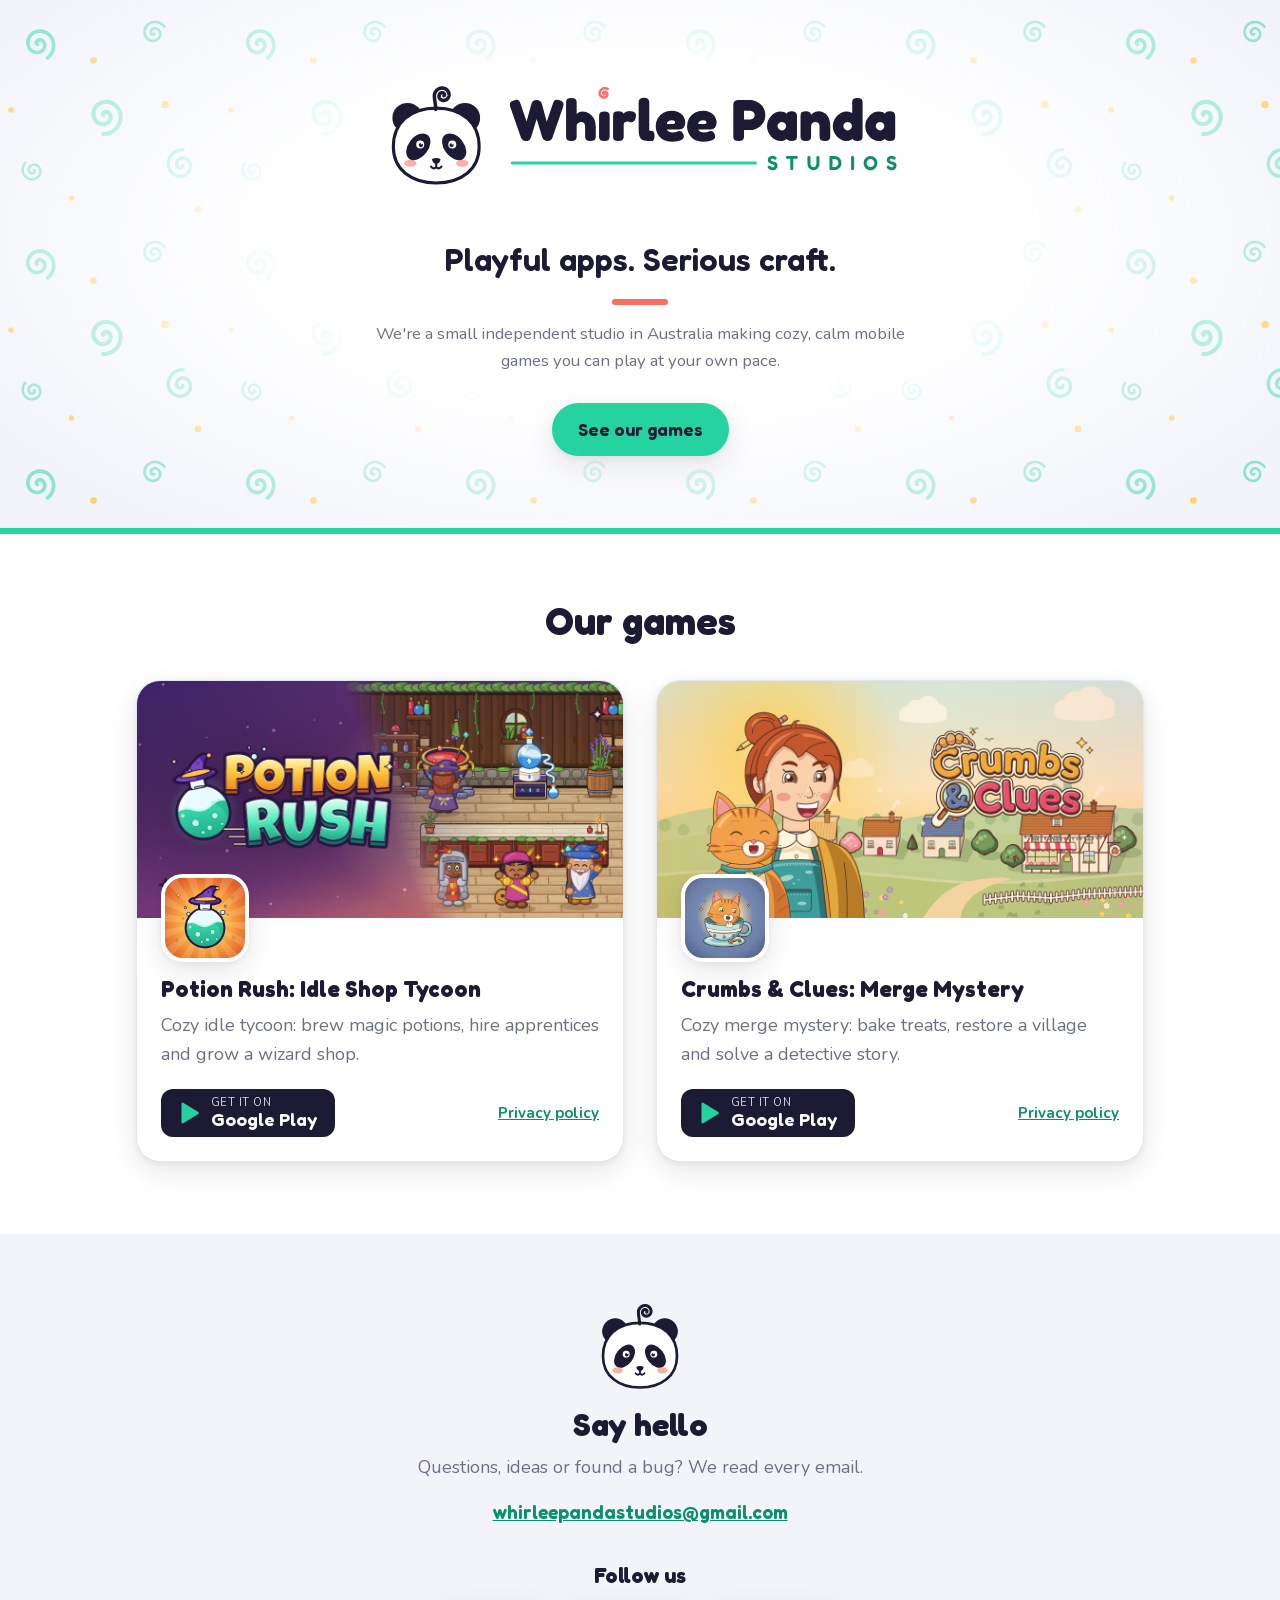
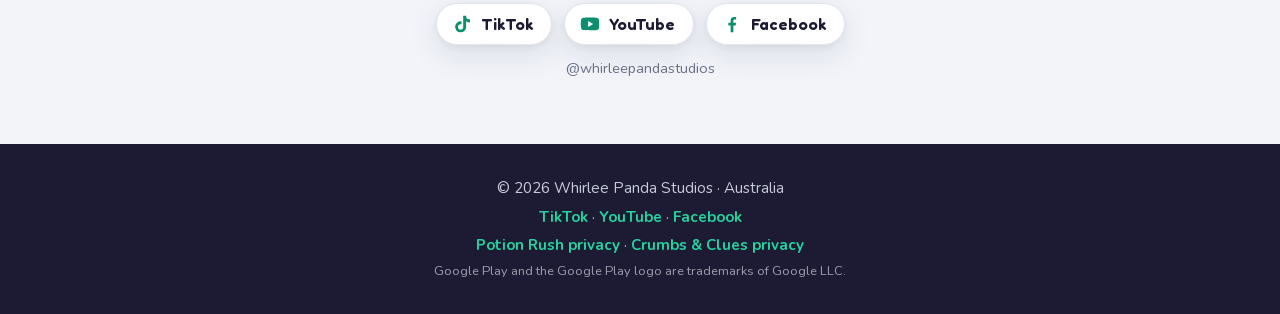
<file: index.html>
<!doctype html>
<html lang="en">
<head>
<meta charset="utf-8">
<meta name="viewport" content="width=device-width, initial-scale=1">
<title>Whirlee Panda Studios</title>
<meta name="description" content="Whirlee Panda Studios is a small independent game studio in Australia, making cozy mobile games: Potion Rush and Crumbs & Clues.">
<meta name="theme-color" content="#24D3A0">
<link rel="icon" href="/assets/favicon.ico" sizes="any">
<link rel="icon" href="/assets/favicon.svg" type="image/svg+xml">
<link rel="apple-touch-icon" href="/assets/apple-touch-icon-180.png">
<meta property="og:type" content="website">
<meta property="og:title" content="Whirlee Panda Studios">
<meta property="og:description" content="Playful apps. Serious craft. Cozy mobile games from a small studio in Australia.">
<meta property="og:url" content="https://whirleepandastudios.github.io/">
<meta property="og:image" content="https://whirleepandastudios.github.io/assets/og-image.png">
<meta name="twitter:card" content="summary_large_image">
<link rel="stylesheet" href="/home.css">
</head>
<body>
<header class="hero">
  <div class="wrap">
    <picture>
      <source srcset="/assets/logo-reversed.svg" media="(prefers-color-scheme: dark)">
      <img class="logo" src="/assets/logo.svg" alt="Whirlee Panda Studios" width="956" height="270">
    </picture>
    <p class="tagline">Playful apps. Serious craft.</p>
    <p class="intro">We're a small independent studio in Australia making cozy, calm mobile games you can play at your own pace.</p>
    <a class="scroll-link" href="#games">See our games</a>
  </div>
</header>

<main>
  <section id="games" class="wrap">
    <h2>Our games</h2>
    <div class="games">

      <article class="game game--potion">
        <img class="feature" src="/assets/games/potion-rush-feature.png" alt="Potion Rush: a bubbling cauldron, a glowing potion and the wizard shop's cheerful customers" width="1024" height="500" loading="lazy">
        <div class="game-body">
          <img class="icon" src="/assets/games/potion-rush-icon.png" alt="" width="512" height="512" loading="lazy">
          <h3>Potion Rush: Idle Shop Tycoon</h3>
          <p>Cozy idle tycoon: brew magic potions, hire apprentices and grow a wizard shop.</p>
          <div class="actions">
            <a class="play-btn" href="https://play.google.com/store/apps/details?id=com.whirleepandastudios.potionrush&amp;utm_source=studio_site&amp;utm_medium=website&amp;utm_campaign=home">
              <svg viewBox="0 0 24 24" aria-hidden="true"><path d="M6 3.5v17a1 1 0 0 0 1.5.86l14-8.5a1 1 0 0 0 0-1.72l-14-8.5A1 1 0 0 0 6 3.5Z"/></svg>
              <span><small>Get it on</small>Google Play</span>
            </a>
            <a class="small-link" href="/potion-rush/privacy/">Privacy policy</a>
          </div>
        </div>
      </article>

      <article class="game game--crumbs">
        <img class="feature" src="/assets/games/crumbs-clues-feature.png" alt="Crumbs &amp; Clues: Poppy and Biscuit the cat in front of the village of Hollyhock Hollow" width="1024" height="500" loading="lazy">
        <div class="game-body">
          <img class="icon" src="/assets/games/crumbs-clues-icon.png" alt="" width="512" height="512" loading="lazy">
          <h3>Crumbs &amp; Clues: Merge Mystery</h3>
          <p>Cozy merge mystery: bake treats, restore a village and solve a detective story.</p>
          <div class="actions">
            <a class="play-btn" href="https://play.google.com/store/apps/details?id=com.whirleepandastudios.crumbsclues&amp;utm_source=studio_site&amp;utm_medium=website&amp;utm_campaign=home">
              <svg viewBox="0 0 24 24" aria-hidden="true"><path d="M6 3.5v17a1 1 0 0 0 1.5.86l14-8.5a1 1 0 0 0 0-1.72l-14-8.5A1 1 0 0 0 6 3.5Z"/></svg>
              <span><small>Get it on</small>Google Play</span>
            </a>
            <a class="small-link" href="/crumbs-and-clues/privacy/">Privacy policy</a>
          </div>
        </div>
      </article>

    </div>
  </section>

  <section class="contact">
    <div class="wrap">
      <img class="mark" src="/assets/mark.svg" alt="" width="120" height="120" loading="lazy">
      <h2>Say hello</h2>
      <p>Questions, ideas or found a bug? We read every email.</p>
      <a class="mail" href="mailto:whirleepandastudios@gmail.com">whirleepandastudios@gmail.com</a>
      <h3 class="follow-title">Follow us</h3>
      <ul class="social">
        <li><a href="https://www.tiktok.com/@whirleepandastudios" target="_blank" rel="noopener">
          <svg viewBox="0 0 24 24" aria-hidden="true"><path fill="currentColor" d="M16.5 3h-3.2v12.2a2.8 2.8 0 1 1-2.8-2.8c.3 0 .6 0 .9.1V9.2a6 6 0 1 0 5.1 6V9.1a7.3 7.3 0 0 0 4.2 1.3V7.2a4.2 4.2 0 0 1-4.2-4.2Z"/></svg>
          <span>TikTok</span></a></li>
        <li><a href="https://www.youtube.com/@whirleepandastudios" target="_blank" rel="noopener">
          <svg viewBox="0 0 24 24" aria-hidden="true"><path fill="currentColor" fill-rule="evenodd" d="M21.6 7.2a2.5 2.5 0 0 0-1.8-1.8C18.2 5 12 5 12 5s-6.2 0-7.8.4a2.5 2.5 0 0 0-1.8 1.8C2 8.8 2 12 2 12s0 3.2.4 4.8a2.5 2.5 0 0 0 1.8 1.8c1.6.4 7.8.4 7.8.4s6.2 0 7.8-.4a2.5 2.5 0 0 0 1.8-1.8c.4-1.6.4-4.8.4-4.8s0-3.2-.4-4.8ZM10 15.2V8.8l5.5 3.2-5.5 3.2Z"/></svg>
          <span>YouTube</span></a></li>
        <li><a href="https://www.facebook.com/whirleepandastudios" target="_blank" rel="noopener">
          <svg viewBox="0 0 24 24" aria-hidden="true"><path fill="currentColor" d="M13.5 21v-7.5H16l.4-3h-2.9V8.6c0-.9.3-1.5 1.5-1.5h1.5V4.4c-.3 0-1.2-.1-2.2-.1-2.2 0-3.8 1.3-3.8 3.8v2.4H8v3h2.5V21h3Z"/></svg>
          <span>Facebook</span></a></li>
      </ul>
      <p class="handle">@whirleepandastudios</p>
    </div>
  </section>
</main>

<footer>
  <div class="wrap">
    <p>&copy; 2026 Whirlee Panda Studios &middot; Australia</p>
    <p class="legal"><a href="https://www.tiktok.com/@whirleepandastudios" target="_blank" rel="noopener">TikTok</a> &middot; <a href="https://www.youtube.com/@whirleepandastudios" target="_blank" rel="noopener">YouTube</a> &middot; <a href="https://www.facebook.com/whirleepandastudios" target="_blank" rel="noopener">Facebook</a></p>
    <p class="legal"><a href="/potion-rush/privacy/">Potion Rush privacy</a> &middot; <a href="/crumbs-and-clues/privacy/">Crumbs &amp; Clues privacy</a></p>
    <p class="fine">Google Play and the Google Play logo are trademarks of Google LLC.</p>
  </div>
</footer>
</body>
</html>
</file>
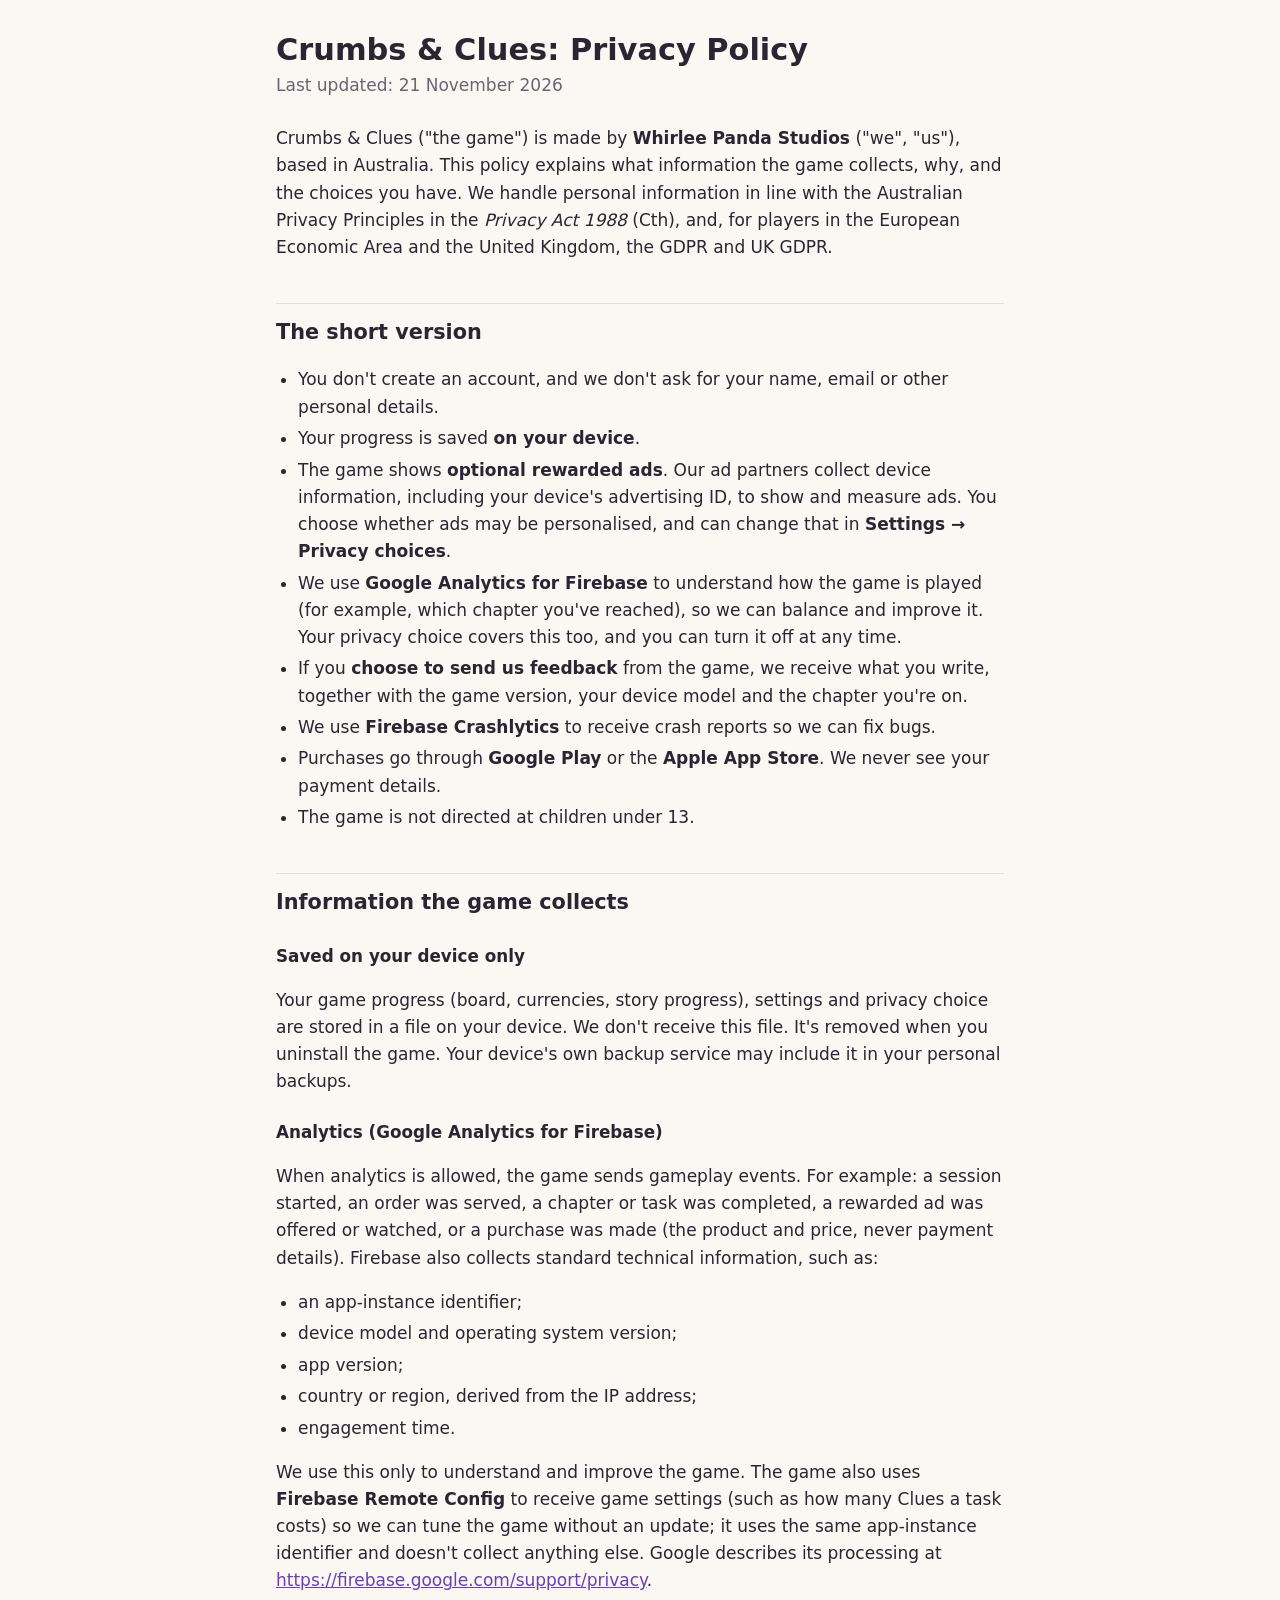
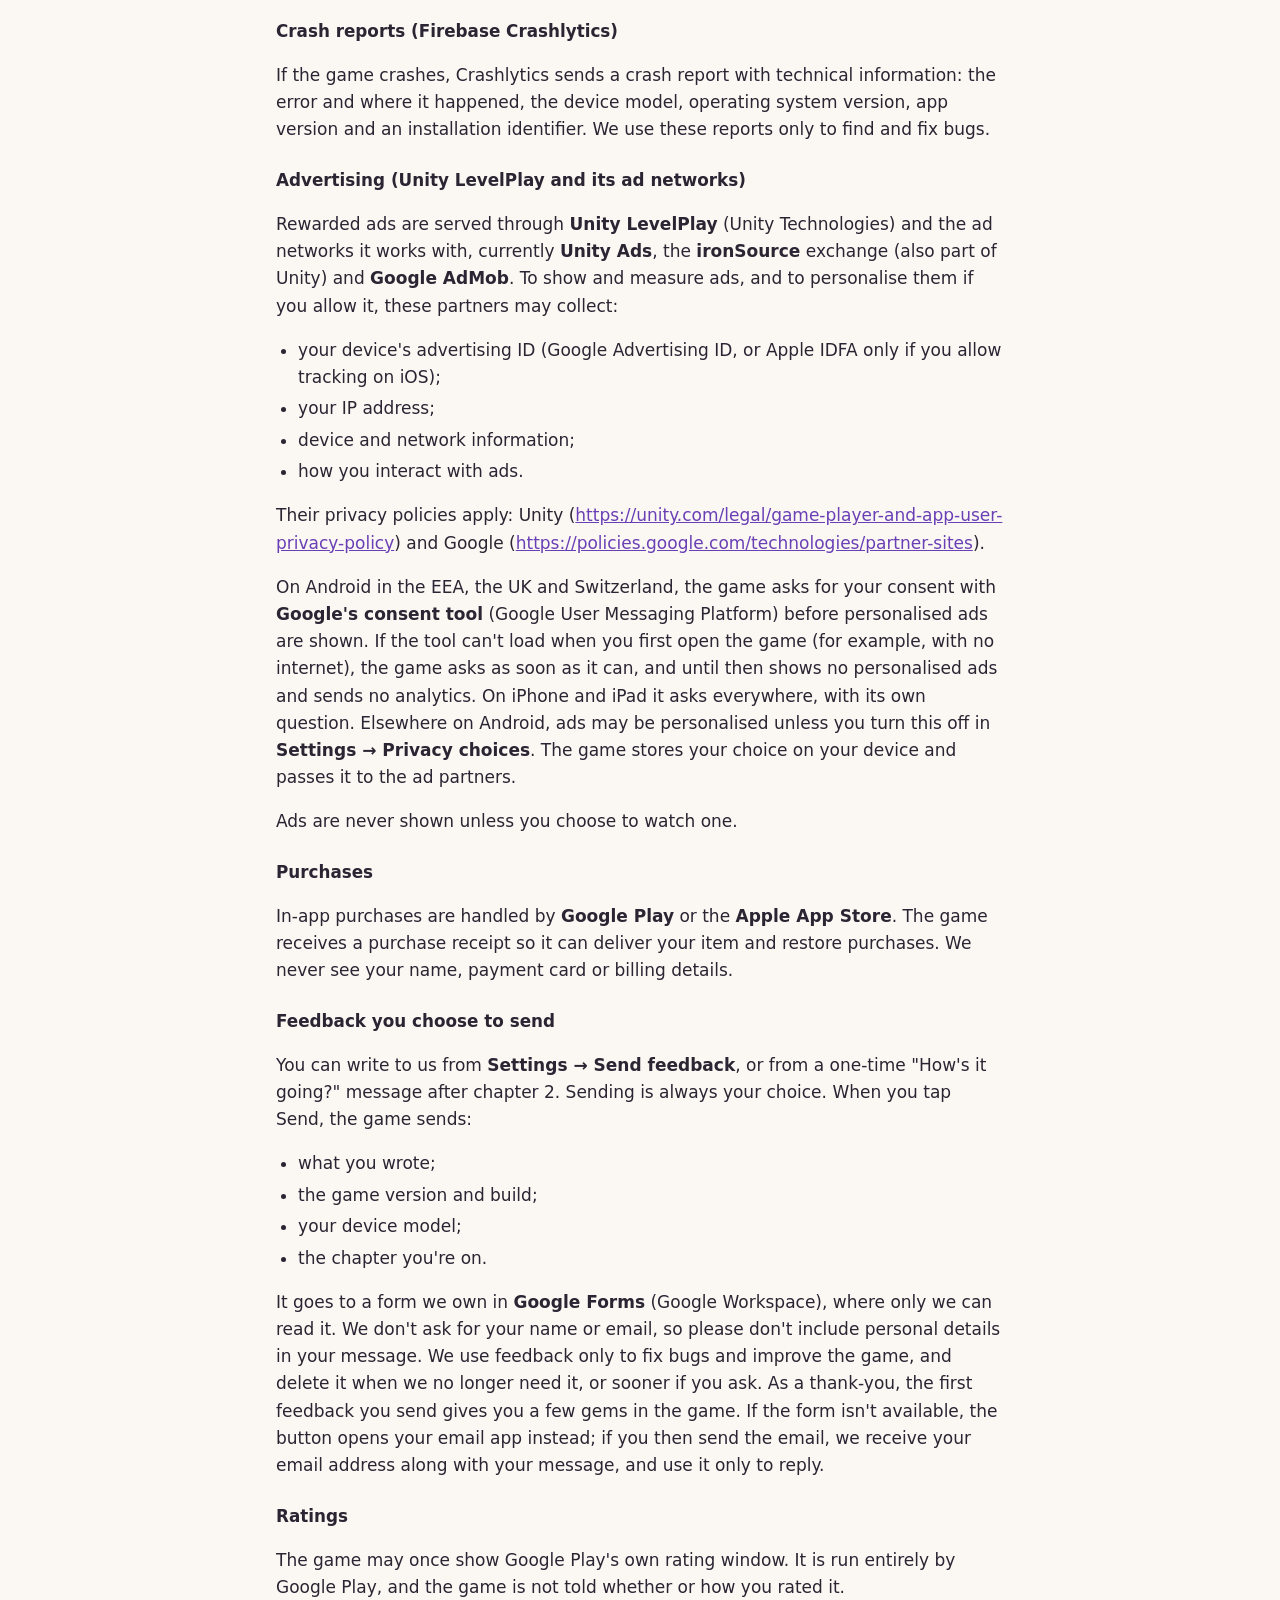
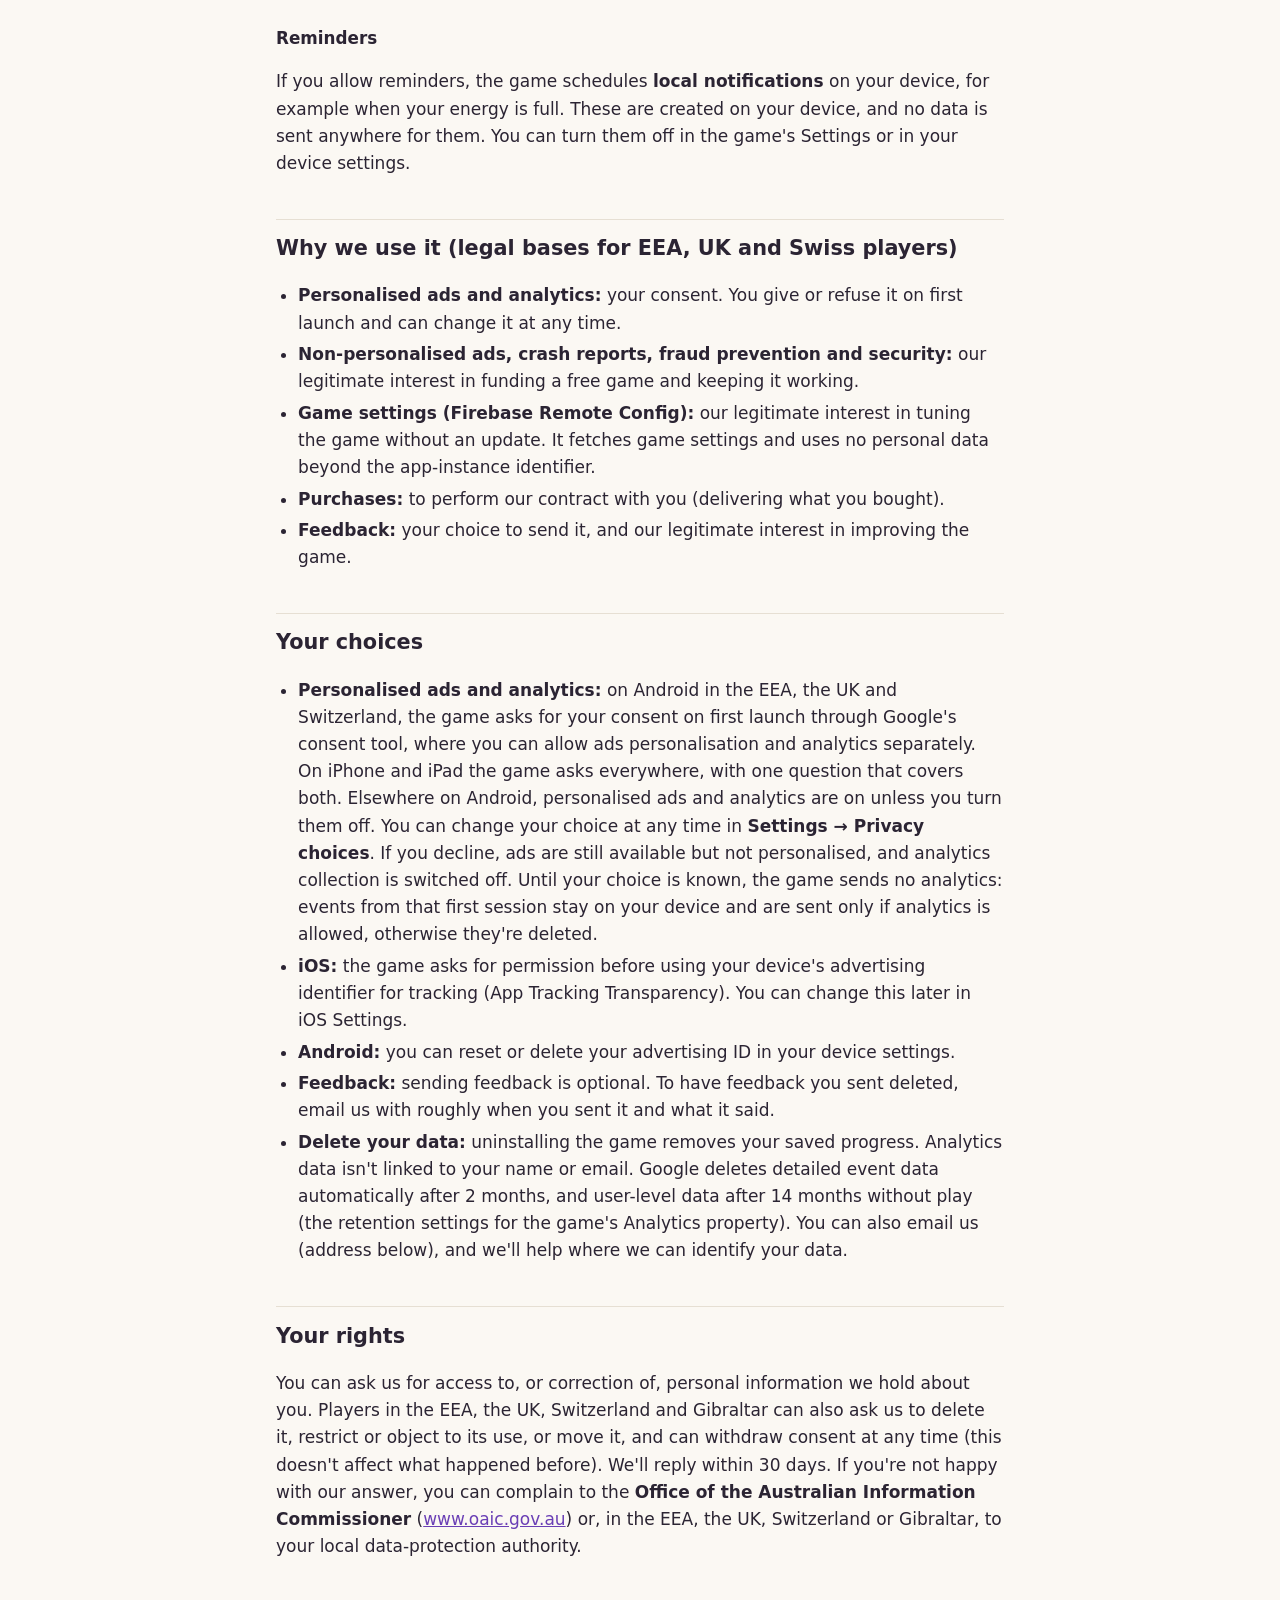
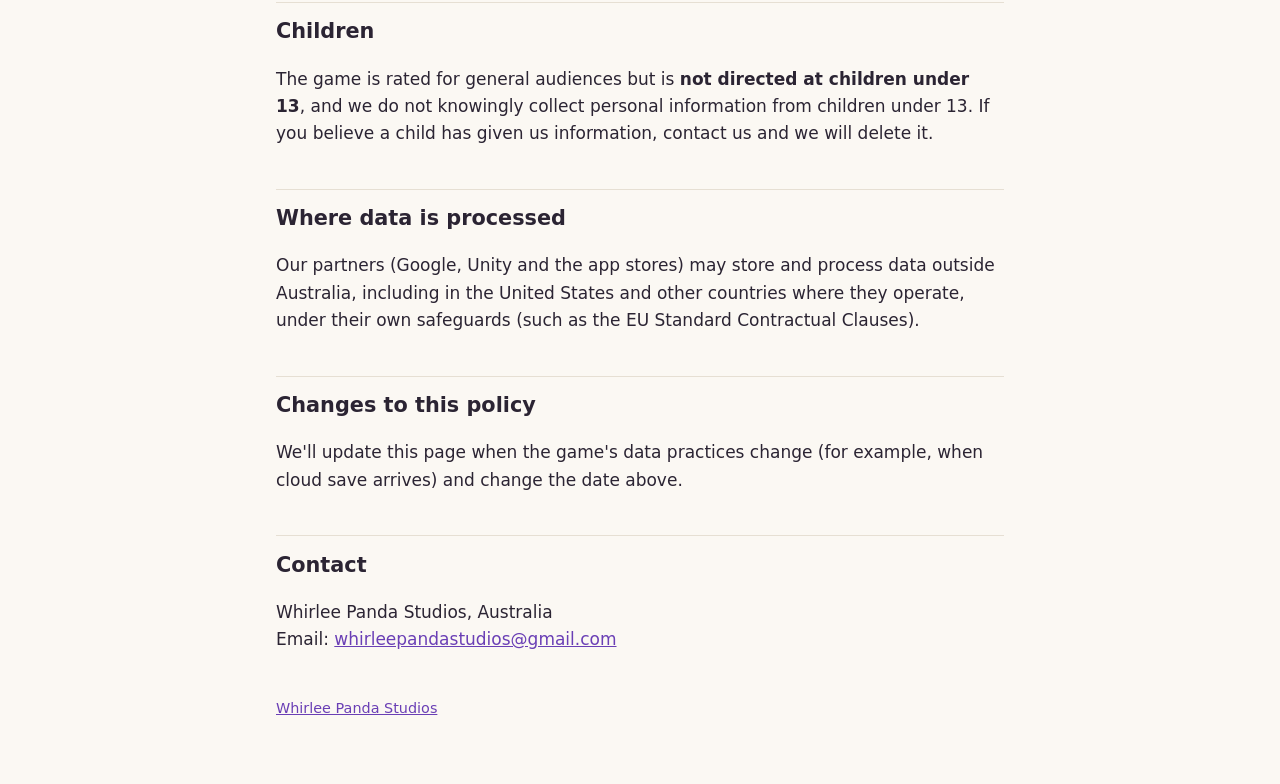
<file: crumbs-and-clues/privacy/index.html>
<!doctype html>
<html lang="en">
<head>
<meta charset="utf-8">
<meta name="viewport" content="width=device-width, initial-scale=1">
<title>Crumbs &amp; Clues Privacy Policy</title>
<link rel="stylesheet" href="/style.css">
</head>
<body>
<main>
<h1>Crumbs &amp; Clues: Privacy Policy</h1>
<p class="meta">Last updated: 21 November 2026</p>

<p>Crumbs &amp; Clues ("the game") is made by <strong>Whirlee Panda Studios</strong> ("we", "us"), based in Australia. This policy explains what information the game collects, why, and the choices you have. We handle personal information in line with the Australian Privacy Principles in the <em>Privacy Act 1988</em> (Cth), and, for players in the European Economic Area and the United Kingdom, the GDPR and UK GDPR.</p>

<h2>The short version</h2>

<ul>
<li>You don't create an account, and we don't ask for your name, email or other personal details.</li>
<li>Your progress is saved <strong>on your device</strong>.</li>
<li>The game shows <strong>optional rewarded ads</strong>. Our ad partners collect device information, including your device's advertising ID, to show and measure ads. You choose whether ads may be personalised, and can change that in <strong>Settings → Privacy choices</strong>.</li>
<li>We use <strong>Google Analytics for Firebase</strong> to understand how the game is played (for example, which chapter you've reached), so we can balance and improve it. Your privacy choice covers this too, and you can turn it off at any time.</li>
<li>If you <strong>choose to send us feedback</strong> from the game, we receive what you write, together with the game version, your device model and the chapter you're on.</li>
<li>We use <strong>Firebase Crashlytics</strong> to receive crash reports so we can fix bugs.</li>
<li>Purchases go through <strong>Google Play</strong> or the <strong>Apple App Store</strong>. We never see your payment details.</li>
<li>The game is not directed at children under 13.</li>
</ul>

<h2>Information the game collects</h2>

<h3>Saved on your device only</h3>

<p>Your game progress (board, currencies, story progress), settings and privacy choice are stored in a file on your device. We don't receive this file. It's removed when you uninstall the game. Your device's own backup service may include it in your personal backups.</p>

<h3>Analytics (Google Analytics for Firebase)</h3>

<p>When analytics is allowed, the game sends gameplay events. For example: a session started, an order was served, a chapter or task was completed, a rewarded ad was offered or watched, or a purchase was made (the product and price, never payment details). Firebase also collects standard technical information, such as:</p>

<ul>
<li>an app-instance identifier;</li>
<li>device model and operating system version;</li>
<li>app version;</li>
<li>country or region, derived from the IP address;</li>
<li>engagement time.</li>
</ul>

<p>We use this only to understand and improve the game. The game also uses <strong>Firebase Remote Config</strong> to receive game settings (such as how many Clues a task costs) so we can tune the game without an update; it uses the same app-instance identifier and doesn't collect anything else. Google describes its processing at <a href="https://firebase.google.com/support/privacy">https://firebase.google.com/support/privacy</a>.</p>

<h3>Crash reports (Firebase Crashlytics)</h3>

<p>If the game crashes, Crashlytics sends a crash report with technical information: the error and where it happened, the device model, operating system version, app version and an installation identifier. We use these reports only to find and fix bugs.</p>

<h3>Advertising (Unity LevelPlay and its ad networks)</h3>

<p>Rewarded ads are served through <strong>Unity LevelPlay</strong> (Unity Technologies) and the ad networks it works with, currently <strong>Unity Ads</strong>, the <strong>ironSource</strong> exchange (also part of Unity) and <strong>Google AdMob</strong>. To show and measure ads, and to personalise them if you allow it, these partners may collect:</p>

<ul>
<li>your device's advertising ID (Google Advertising ID, or Apple IDFA only if you allow tracking on iOS);</li>
<li>your IP address;</li>
<li>device and network information;</li>
<li>how you interact with ads.</li>
</ul>

<p>Their privacy policies apply: Unity (<a href="https://unity.com/legal/game-player-and-app-user-privacy-policy">https://unity.com/legal/game-player-and-app-user-privacy-policy</a>) and Google (<a href="https://policies.google.com/technologies/partner-sites">https://policies.google.com/technologies/partner-sites</a>).</p>

<p>On Android in the EEA, the UK and Switzerland, the game asks for your consent with <strong>Google's consent tool</strong> (Google User Messaging Platform) before personalised ads are shown. If the tool can't load when you first open the game (for example, with no internet), the game asks as soon as it can, and until then shows no personalised ads and sends no analytics. On iPhone and iPad it asks everywhere, with its own question. Elsewhere on Android, ads may be personalised unless you turn this off in <strong>Settings → Privacy choices</strong>. The game stores your choice on your device and passes it to the ad partners.</p>

<p>Ads are never shown unless you choose to watch one.</p>

<h3>Purchases</h3>

<p>In-app purchases are handled by <strong>Google Play</strong> or the <strong>Apple App Store</strong>. The game receives a purchase receipt so it can deliver your item and restore purchases. We never see your name, payment card or billing details.</p>

<h3>Feedback you choose to send</h3>

<p>You can write to us from <strong>Settings → Send feedback</strong>, or from a one-time "How's it going?" message after chapter 2. Sending is always your choice. When you tap Send, the game sends:</p>

<ul>
<li>what you wrote;</li>
<li>the game version and build;</li>
<li>your device model;</li>
<li>the chapter you're on.</li>
</ul>

<p>It goes to a form we own in <strong>Google Forms</strong> (Google Workspace), where only we can read it. We don't ask for your name or email, so please don't include personal details in your message. We use feedback only to fix bugs and improve the game, and delete it when we no longer need it, or sooner if you ask. As a thank-you, the first feedback you send gives you a few gems in the game. If the form isn't available, the button opens your email app instead; if you then send the email, we receive your email address along with your message, and use it only to reply.</p>

<h3>Ratings</h3>

<p>The game may once show Google Play's own rating window. It is run entirely by Google Play, and the game is not told whether or how you rated it.</p>

<h3>Reminders</h3>

<p>If you allow reminders, the game schedules <strong>local notifications</strong> on your device, for example when your energy is full. These are created on your device, and no data is sent anywhere for them. You can turn them off in the game's Settings or in your device settings.</p>

<h2>Why we use it (legal bases for EEA, UK and Swiss players)</h2>

<ul>
<li><strong>Personalised ads and analytics:</strong> your consent. You give or refuse it on first launch and can change it at any time.</li>
<li><strong>Non-personalised ads, crash reports, fraud prevention and security:</strong> our legitimate interest in funding a free game and keeping it working.</li>
<li><strong>Game settings (Firebase Remote Config):</strong> our legitimate interest in tuning the game without an update. It fetches game settings and uses no personal data beyond the app-instance identifier.</li>
<li><strong>Purchases:</strong> to perform our contract with you (delivering what you bought).</li>
<li><strong>Feedback:</strong> your choice to send it, and our legitimate interest in improving the game.</li>
</ul>

<h2>Your choices</h2>

<ul>
<li><strong>Personalised ads and analytics:</strong> on Android in the EEA, the UK and Switzerland, the game asks for your consent on first launch through Google's consent tool, where you can allow ads personalisation and analytics separately. On iPhone and iPad the game asks everywhere, with one question that covers both. Elsewhere on Android, personalised ads and analytics are on unless you turn them off. You can change your choice at any time in <strong>Settings → Privacy choices</strong>. If you decline, ads are still available but not personalised, and analytics collection is switched off. Until your choice is known, the game sends no analytics: events from that first session stay on your device and are sent only if analytics is allowed, otherwise they're deleted.</li>
<li><strong>iOS:</strong> the game asks for permission before using your device's advertising identifier for tracking (App Tracking Transparency). You can change this later in iOS Settings.</li>
<li><strong>Android:</strong> you can reset or delete your advertising ID in your device settings.</li>
<li><strong>Feedback:</strong> sending feedback is optional. To have feedback you sent deleted, email us with roughly when you sent it and what it said.</li>
<li><strong>Delete your data:</strong> uninstalling the game removes your saved progress. Analytics data isn't linked to your name or email. Google deletes detailed event data automatically after 2 months, and user-level data after 14 months without play (the retention settings for the game's Analytics property). You can also email us (address below), and we'll help where we can identify your data.</li>
</ul>

<h2>Your rights</h2>

<p>You can ask us for access to, or correction of, personal information we hold about you. Players in the EEA, the UK, Switzerland and Gibraltar can also ask us to delete it, restrict or object to its use, or move it, and can withdraw consent at any time (this doesn't affect what happened before). We'll reply within 30 days. If you're not happy with our answer, you can complain to the <strong>Office of the Australian Information Commissioner</strong> (<a href="https://www.oaic.gov.au">www.oaic.gov.au</a>) or, in the EEA, the UK, Switzerland or Gibraltar, to your local data-protection authority.</p>

<h2>Children</h2>

<p>The game is rated for general audiences but is <strong>not directed at children under 13</strong>, and we do not knowingly collect personal information from children under 13. If you believe a child has given us information, contact us and we will delete it.</p>

<h2>Where data is processed</h2>

<p>Our partners (Google, Unity and the app stores) may store and process data outside Australia, including in the United States and other countries where they operate, under their own safeguards (such as the EU Standard Contractual Clauses).</p>

<h2>Changes to this policy</h2>

<p>We'll update this page when the game's data practices change (for example, when cloud save arrives) and change the date above.</p>

<h2>Contact</h2>

<p>Whirlee Panda Studios, Australia<br> Email: <a href="mailto:whirleepandastudios@gmail.com">whirleepandastudios@gmail.com</a></p>

<footer><a href="/">Whirlee Panda Studios</a></footer>
</main>
</body>
</html>
</file>
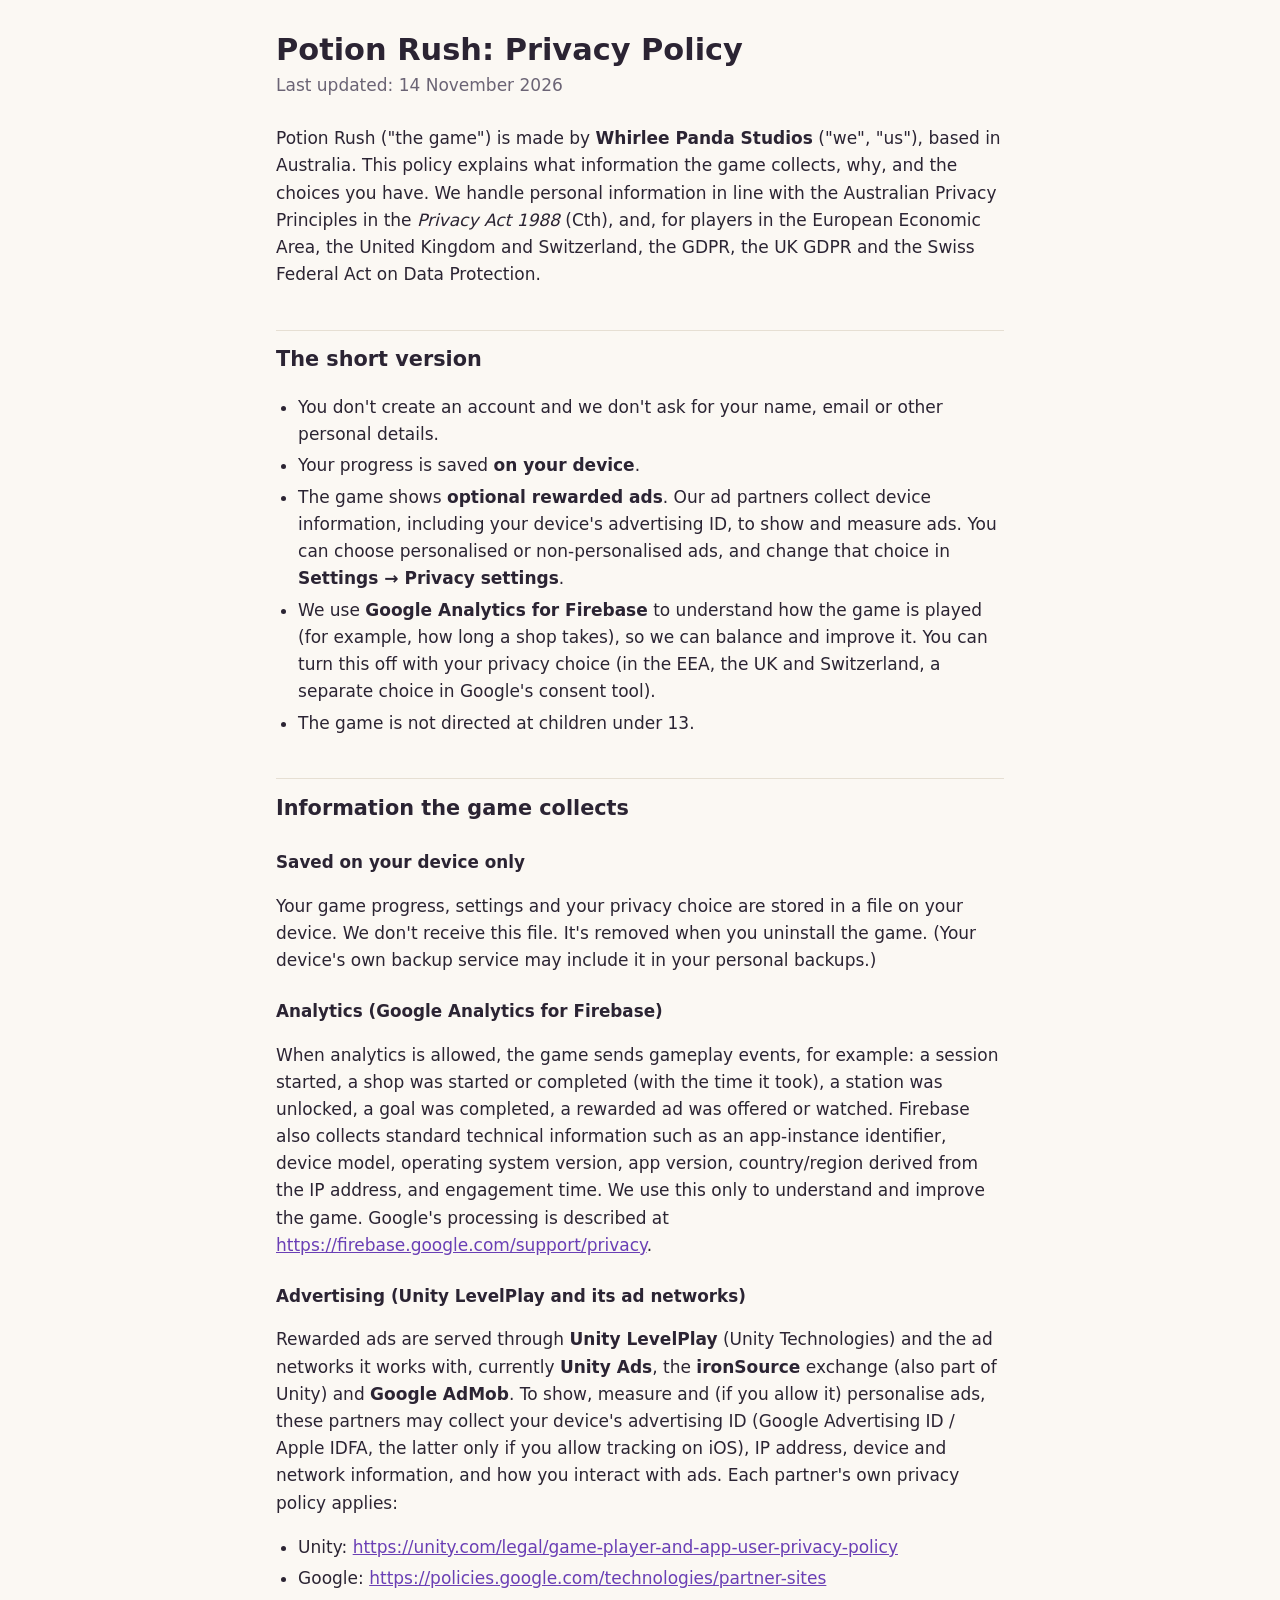
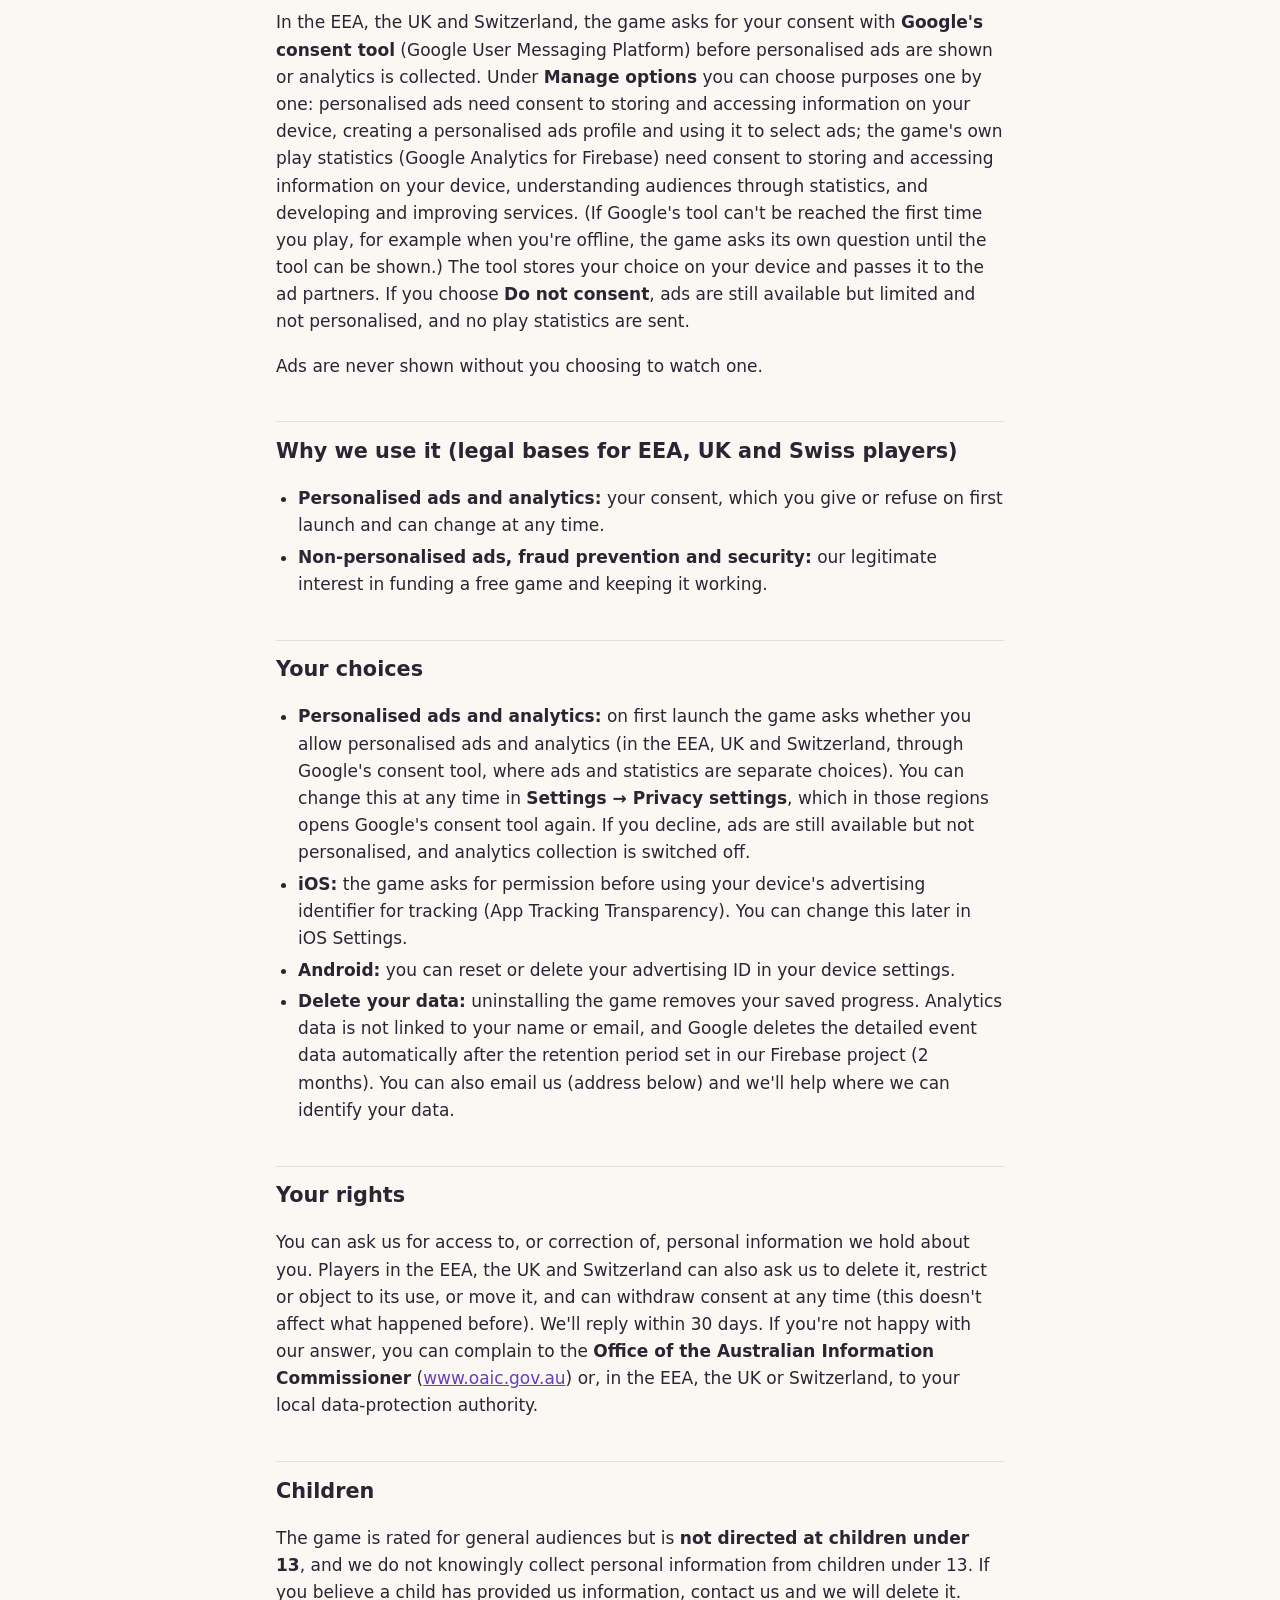
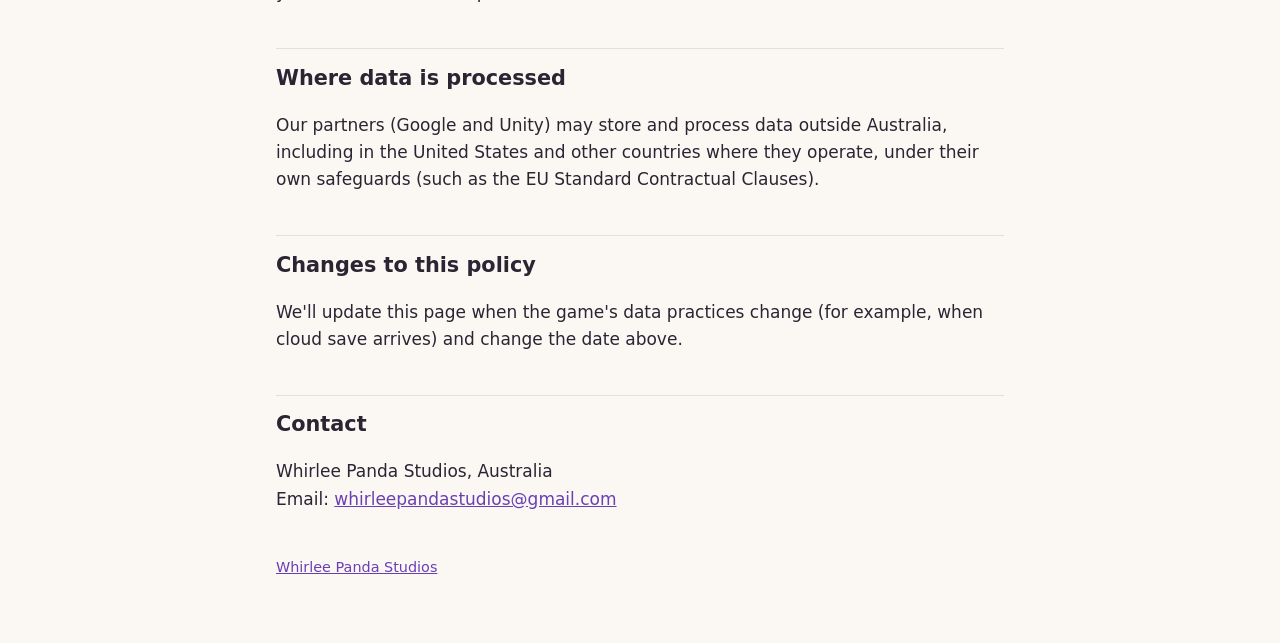
<file: potion-rush/privacy/index.html>
<!doctype html>
<html lang="en">
<head>
<meta charset="utf-8">
<meta name="viewport" content="width=device-width, initial-scale=1">
<title>Potion Rush Privacy Policy</title>
<link rel="stylesheet" href="/style.css">
</head>
<body>
<main>
<h1>Potion Rush: Privacy Policy</h1>
<p class="meta">Last updated: 14 November 2026</p>
<p>Potion Rush ("the game") is made by <strong>Whirlee Panda Studios</strong> ("we", "us"), based in Australia. This policy explains what information the game collects, why, and the choices you have. We handle personal information in line with the Australian Privacy Principles in the <em>Privacy Act 1988</em> (Cth), and, for players in the European Economic Area, the United Kingdom and Switzerland, the GDPR, the UK GDPR and the Swiss Federal Act on Data Protection.</p>

<h2>The short version</h2>
<ul>
<li>You don't create an account and we don't ask for your name, email or other personal details.</li>
<li>Your progress is saved <strong>on your device</strong>.</li>
<li>The game shows <strong>optional rewarded ads</strong>. Our ad partners collect device information, including your device's advertising ID, to show and measure ads. You can choose personalised or non-personalised ads, and change that choice in <strong>Settings → Privacy settings</strong>.</li>
<li>We use <strong>Google Analytics for Firebase</strong> to understand how the game is played (for example, how long a shop takes), so we can balance and improve it. You can turn this off with your privacy choice (in the EEA, the UK and Switzerland, a separate choice in Google's consent tool).</li>
<li>The game is not directed at children under 13.</li>
</ul>

<h2>Information the game collects</h2>

<h3>Saved on your device only</h3>
<p>Your game progress, settings and your privacy choice are stored in a file on your device. We don't receive this file. It's removed when you uninstall the game. (Your device's own backup service may include it in your personal backups.)</p>

<h3>Analytics (Google Analytics for Firebase)</h3>
<p>When analytics is allowed, the game sends gameplay events, for example: a session started, a shop was started or completed (with the time it took), a station was unlocked, a goal was completed, a rewarded ad was offered or watched. Firebase also collects standard technical information such as an app-instance identifier, device model, operating system version, app version, country/region derived from the IP address, and engagement time. We use this only to understand and improve the game. Google's processing is described at <a href="https://firebase.google.com/support/privacy">https://firebase.google.com/support/privacy</a>.</p>

<h3>Advertising (Unity LevelPlay and its ad networks)</h3>
<p>Rewarded ads are served through <strong>Unity LevelPlay</strong> (Unity Technologies) and the ad networks it works with, currently <strong>Unity Ads</strong>, the <strong>ironSource</strong> exchange (also part of Unity) and <strong>Google AdMob</strong>. To show, measure and (if you allow it) personalise ads, these partners may collect your device's advertising ID (Google Advertising ID / Apple IDFA, the latter only if you allow tracking on iOS), IP address, device and network information, and how you interact with ads. Each partner's own privacy policy applies:</p>
<ul>
<li>Unity: <a href="https://unity.com/legal/game-player-and-app-user-privacy-policy">https://unity.com/legal/game-player-and-app-user-privacy-policy</a></li>
<li>Google: <a href="https://policies.google.com/technologies/partner-sites">https://policies.google.com/technologies/partner-sites</a></li>
</ul>
<p>In the EEA, the UK and Switzerland, the game asks for your consent with <strong>Google's consent tool</strong> (Google User Messaging Platform) before personalised ads are shown or analytics is collected. Under <strong>Manage options</strong> you can choose purposes one by one: personalised ads need consent to storing and accessing information on your device, creating a personalised ads profile and using it to select ads; the game's own play statistics (Google Analytics for Firebase) need consent to storing and accessing information on your device, understanding audiences through statistics, and developing and improving services. (If Google's tool can't be reached the first time you play, for example when you're offline, the game asks its own question until the tool can be shown.) The tool stores your choice on your device and passes it to the ad partners. If you choose <strong>Do not consent</strong>, ads are still available but limited and not personalised, and no play statistics are sent.</p>
<p>Ads are never shown without you choosing to watch one.</p>

<h2>Why we use it (legal bases for EEA, UK and Swiss players)</h2>
<ul>
<li><strong>Personalised ads and analytics:</strong> your consent, which you give or refuse on first launch and can change at any time.</li>
<li><strong>Non-personalised ads, fraud prevention and security:</strong> our legitimate interest in funding a free game and keeping it working.</li>
</ul>

<h2>Your choices</h2>
<ul>
<li><strong>Personalised ads and analytics:</strong> on first launch the game asks whether you allow personalised ads and analytics (in the EEA, UK and Switzerland, through Google's consent tool, where ads and statistics are separate choices). You can change this at any time in <strong>Settings → Privacy settings</strong>, which in those regions opens Google's consent tool again. If you decline, ads are still available but not personalised, and analytics collection is switched off.</li>
<li><strong>iOS:</strong> the game asks for permission before using your device's advertising identifier for tracking (App Tracking Transparency). You can change this later in iOS Settings.</li>
<li><strong>Android:</strong> you can reset or delete your advertising ID in your device settings.</li>
<li><strong>Delete your data:</strong> uninstalling the game removes your saved progress. Analytics data is not linked to your name or email, and Google deletes the detailed event data automatically after the retention period set in our Firebase project (2 months). You can also email us (address below) and we'll help where we can identify your data.</li>
</ul>

<h2>Your rights</h2>
<p>You can ask us for access to, or correction of, personal information we hold about you. Players in the EEA, the UK and Switzerland can also ask us to delete it, restrict or object to its use, or move it, and can withdraw consent at any time (this doesn't affect what happened before). We'll reply within 30 days. If you're not happy with our answer, you can complain to the <strong>Office of the Australian Information Commissioner</strong> (<a href="https://www.oaic.gov.au">www.oaic.gov.au</a>) or, in the EEA, the UK or Switzerland, to your local data-protection authority.</p>

<h2>Children</h2>
<p>The game is rated for general audiences but is <strong>not directed at children under 13</strong>, and we do not knowingly collect personal information from children under 13. If you believe a child has provided us information, contact us and we will delete it.</p>

<h2>Where data is processed</h2>
<p>Our partners (Google and Unity) may store and process data outside Australia, including in the United States and other countries where they operate, under their own safeguards (such as the EU Standard Contractual Clauses).</p>

<h2>Changes to this policy</h2>
<p>We'll update this page when the game's data practices change (for example, when cloud save arrives) and change the date above.</p>

<h2>Contact</h2>
<p>Whirlee Panda Studios, Australia<br>
Email: <a href="mailto:whirleepandastudios@gmail.com">whirleepandastudios@gmail.com</a></p>

<footer><a href="/">Whirlee Panda Studios</a></footer>
</main>
</body>
</html>
</file>
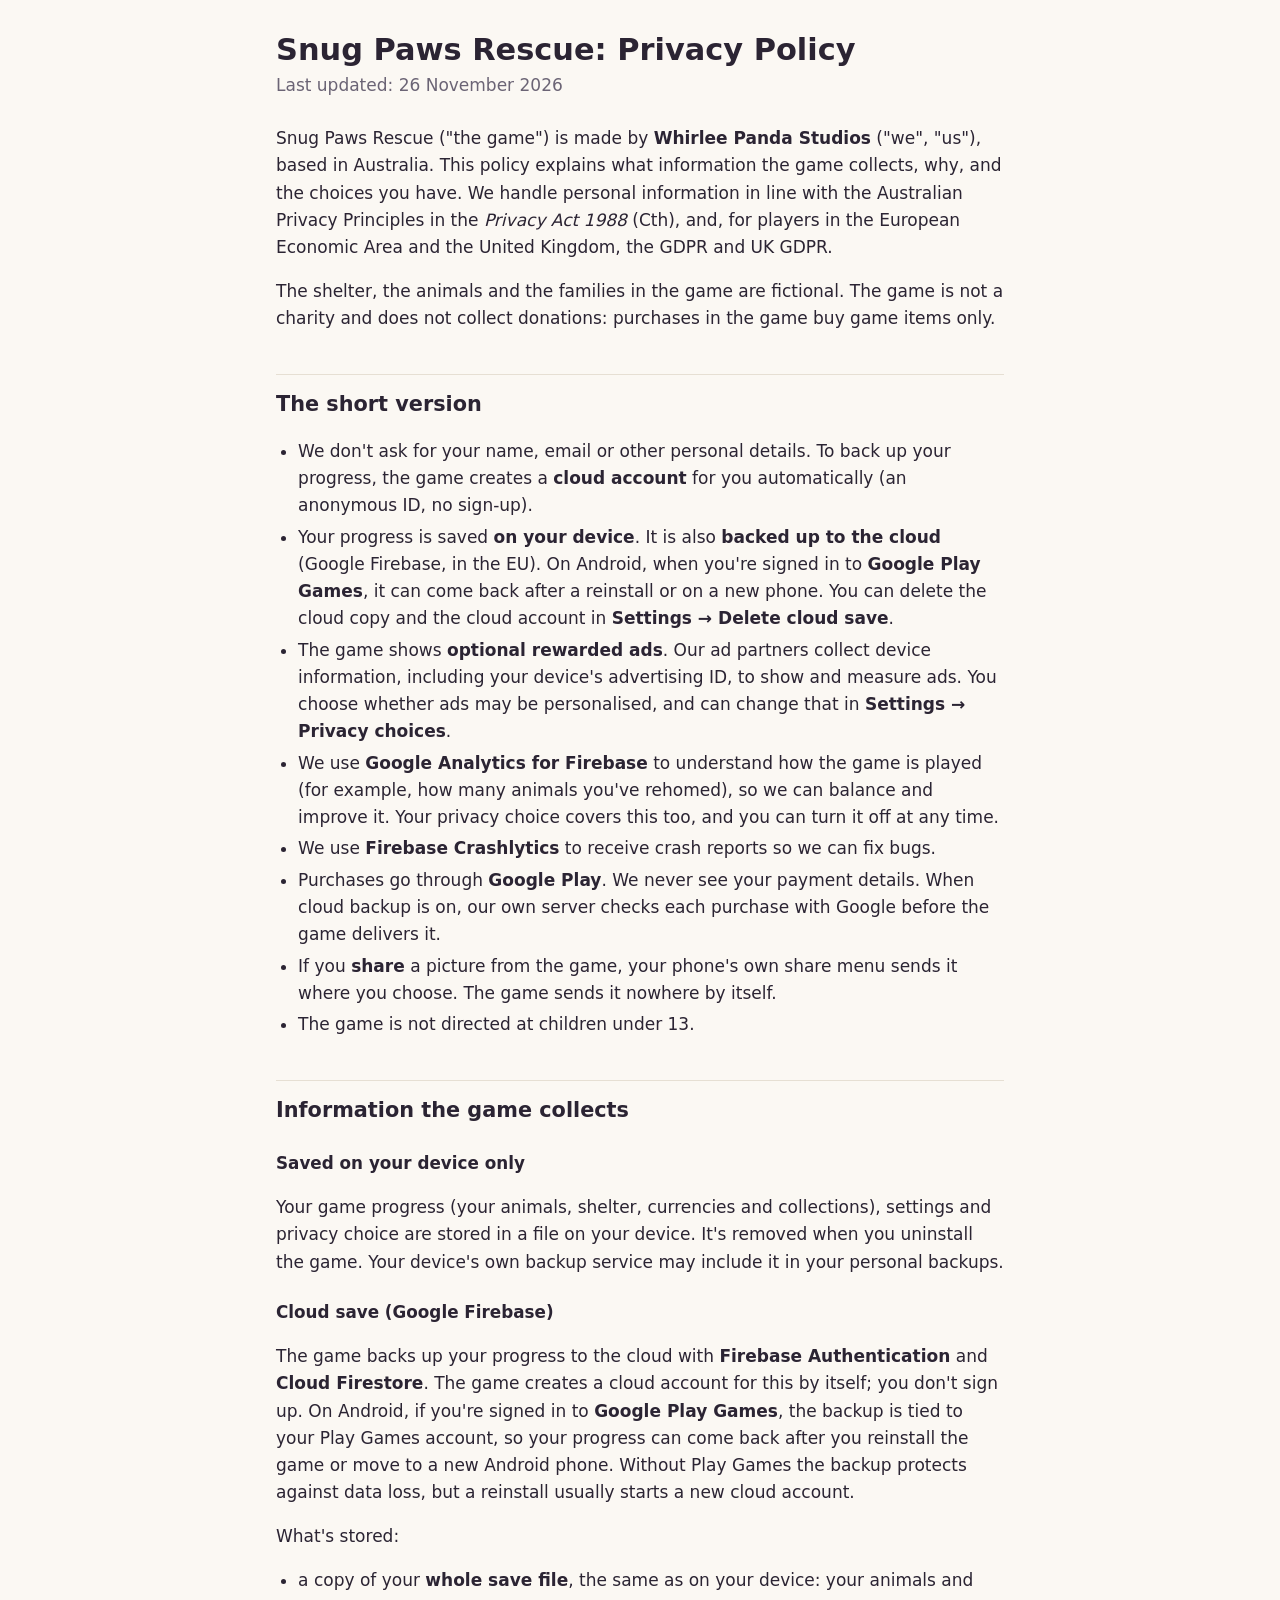
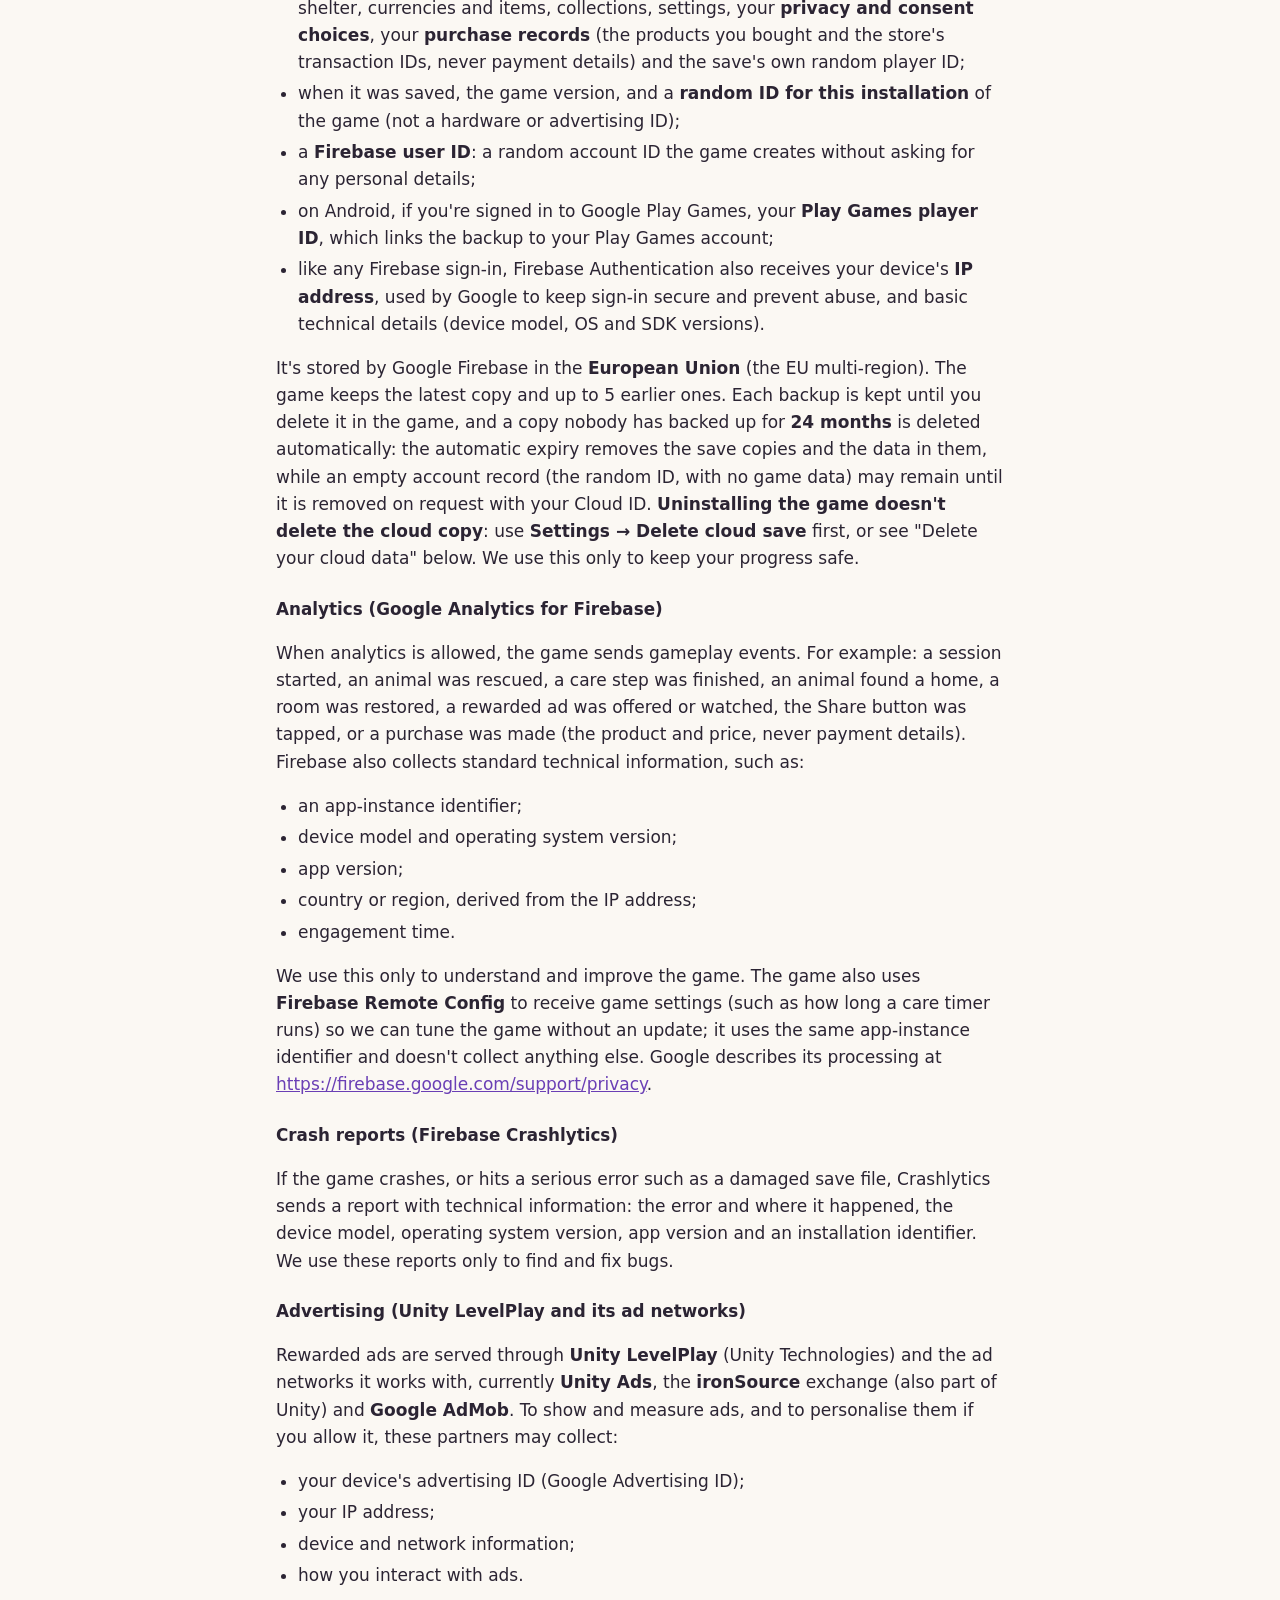
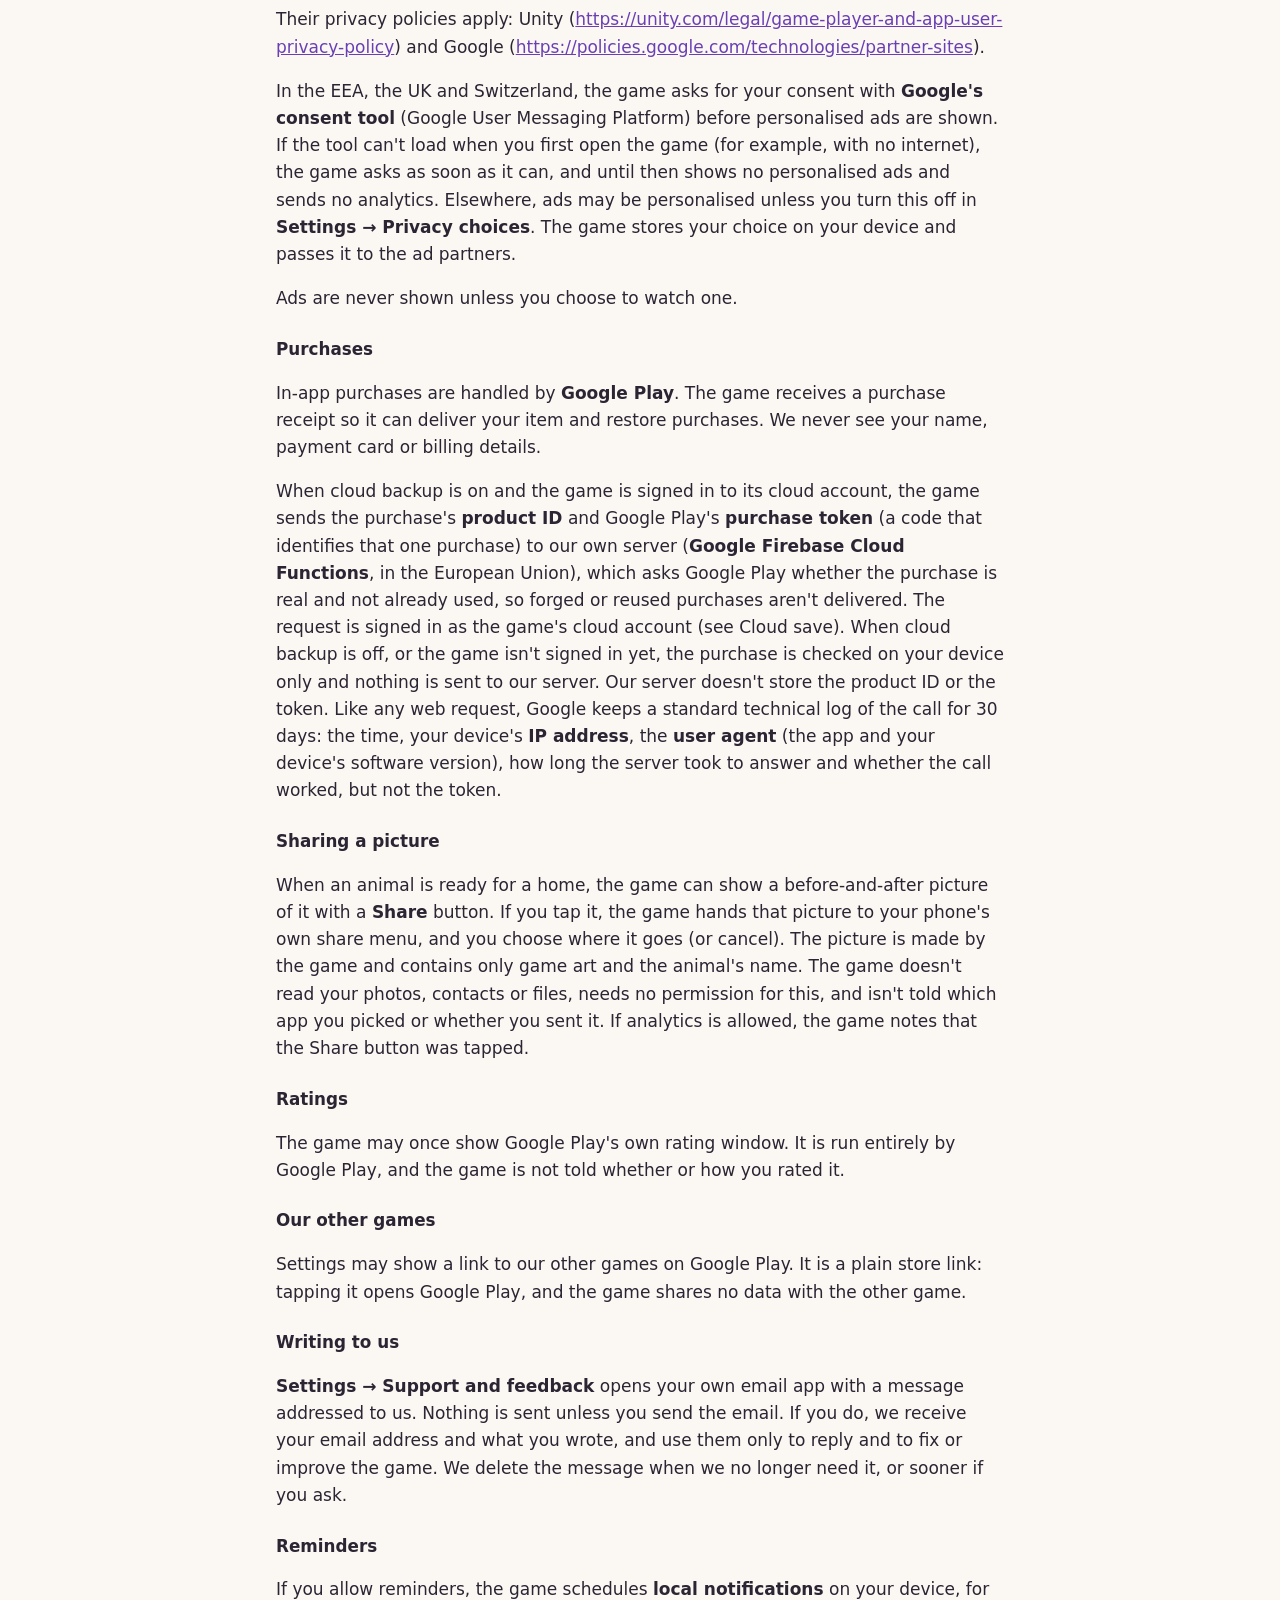
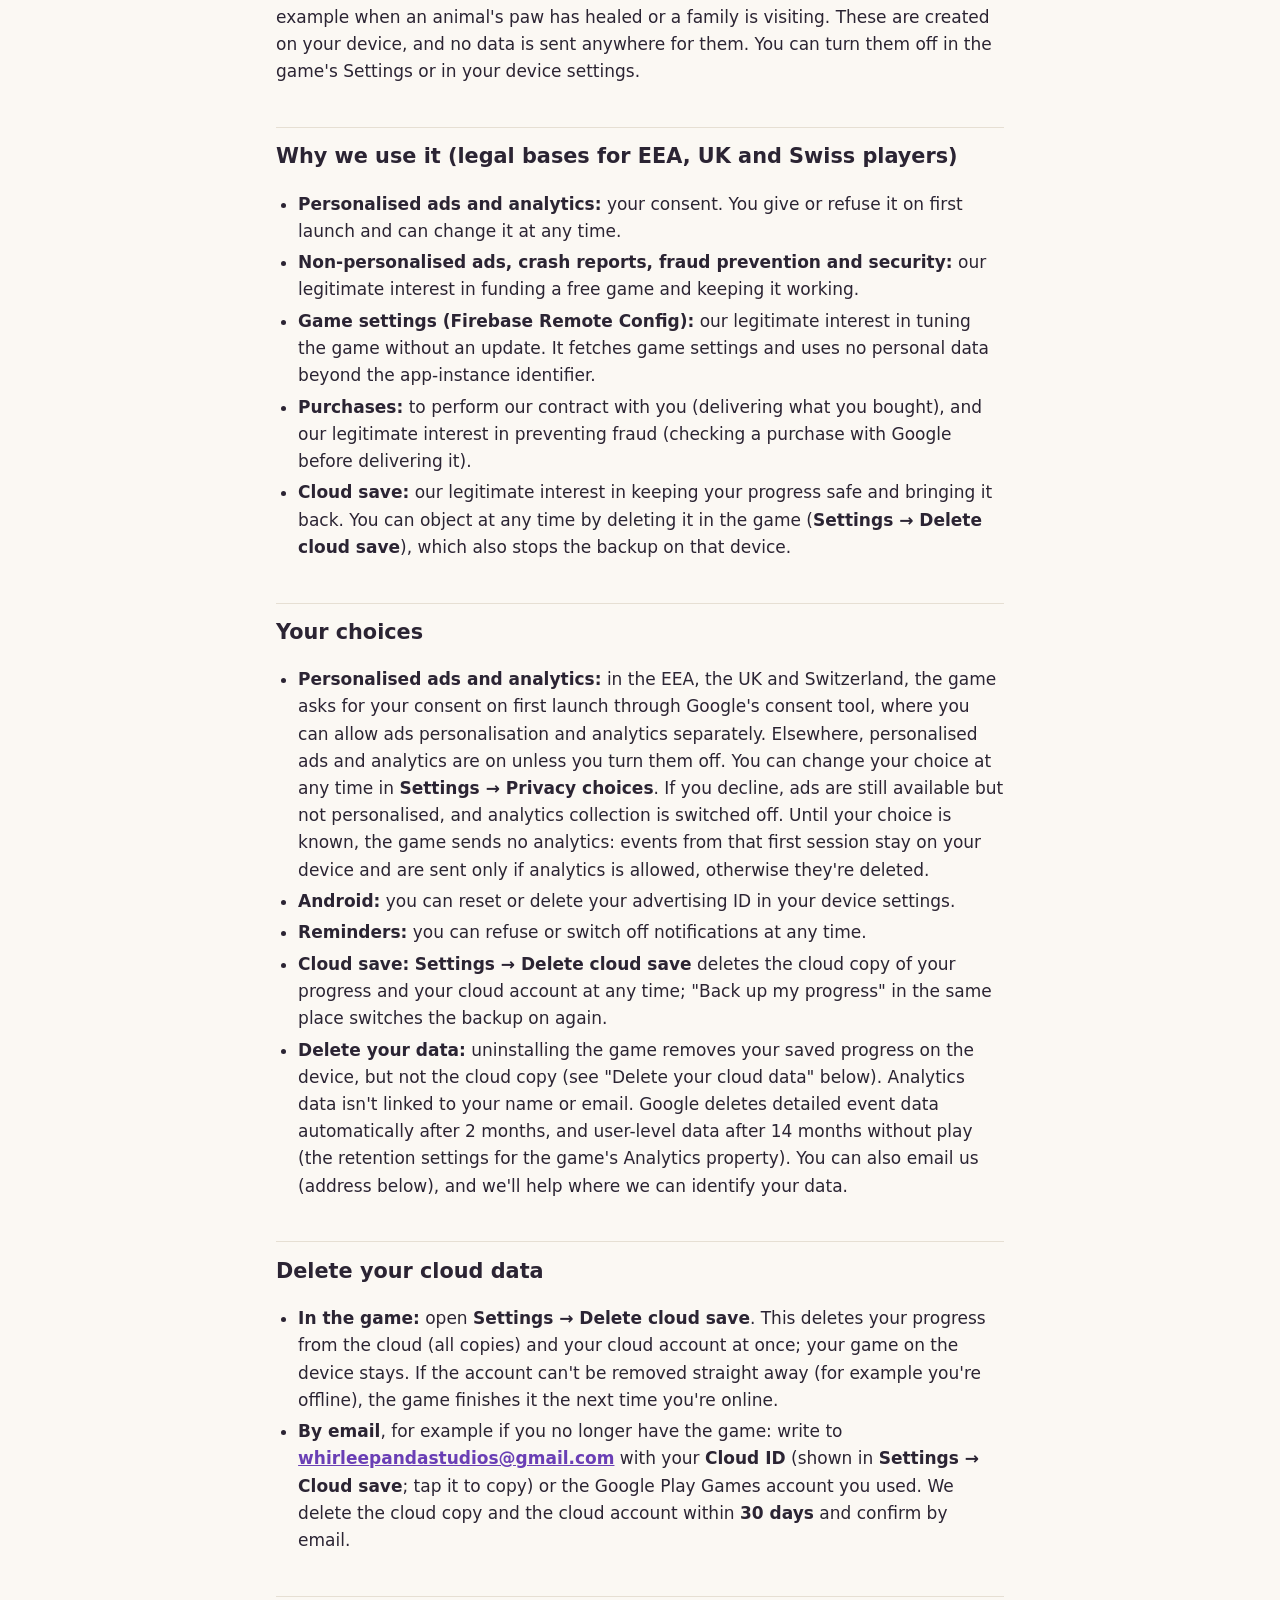
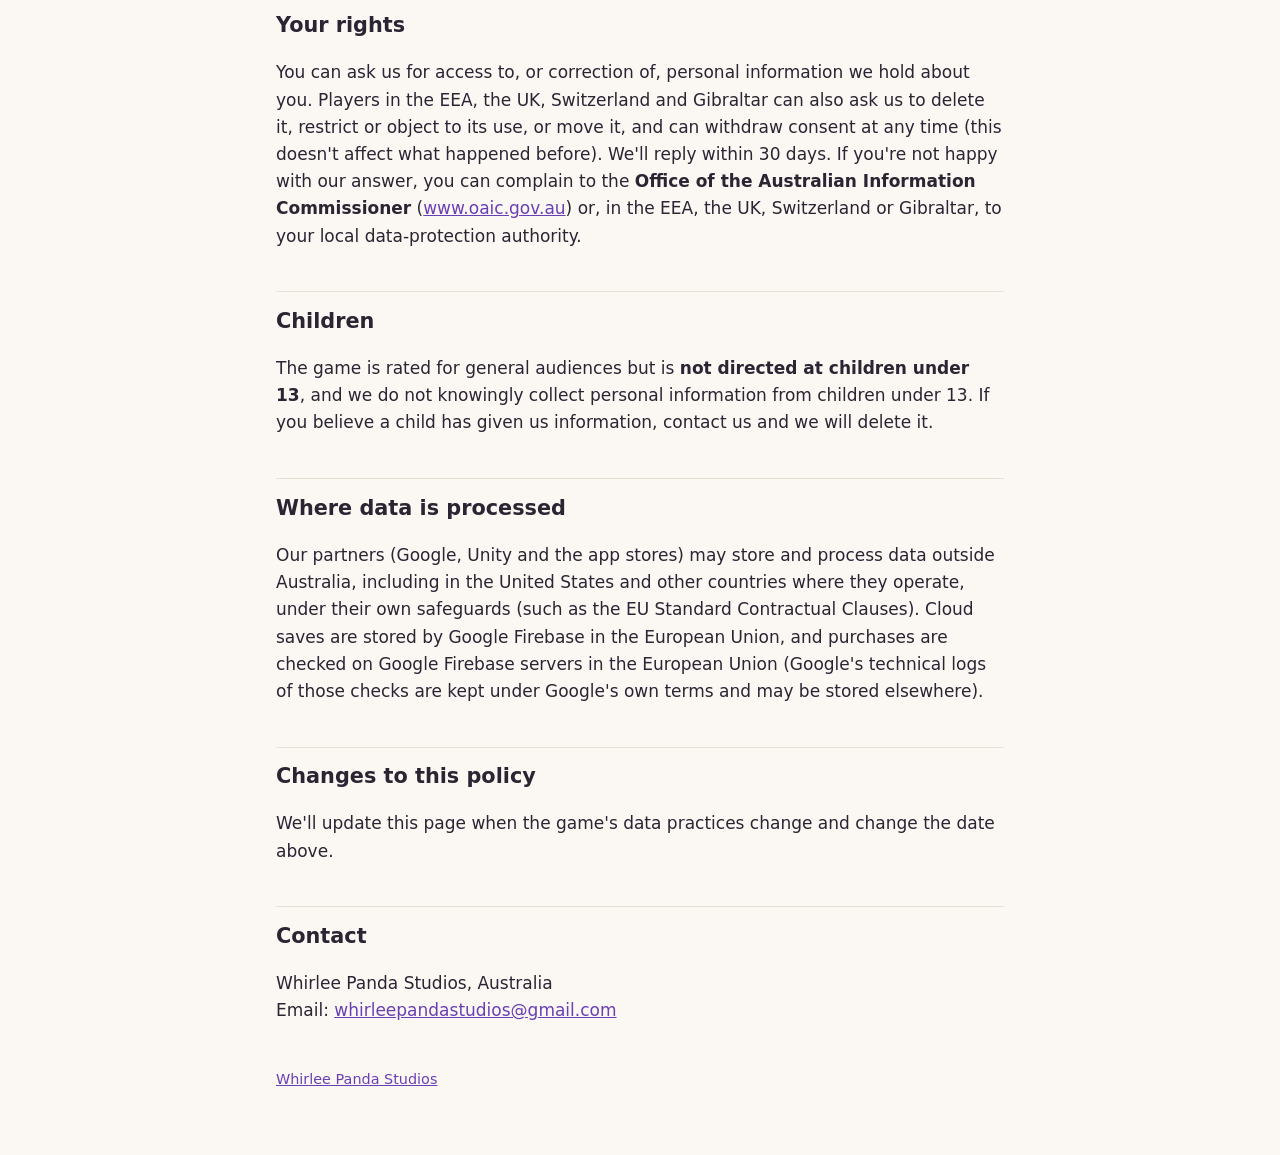
<file: snug-paws-rescue/privacy/index.html>
<!doctype html>
<html lang="en">
<head>
<meta charset="utf-8">
<meta name="viewport" content="width=device-width, initial-scale=1">
<title>Snug Paws Rescue Privacy Policy</title>
<link rel="stylesheet" href="/style.css">
</head>
<body>
<main>
<h1>Snug Paws Rescue: Privacy Policy</h1>
<p class="meta">Last updated: 26 November 2026</p>

<p>Snug Paws Rescue ("the game") is made by <strong>Whirlee Panda Studios</strong> ("we", "us"), based in Australia. This policy explains what information the game collects, why, and the choices you have. We handle personal information in line with the Australian Privacy Principles in the <em>Privacy Act 1988</em> (Cth), and, for players in the European Economic Area and the United Kingdom, the GDPR and UK GDPR.</p>
<p>The shelter, the animals and the families in the game are fictional. The game is not a charity and does not collect donations: purchases in the game buy game items only.</p>
<h2>The short version</h2>
<ul>
<li>We don't ask for your name, email or other personal details. To back up your progress, the game creates a <strong>cloud account</strong> for you automatically (an anonymous ID, no sign-up).</li>
<li>Your progress is saved <strong>on your device</strong>. It is also <strong>backed up to the cloud</strong> (Google Firebase, in the EU). On Android, when you're signed in to <strong>Google Play Games</strong>, it can come back after a reinstall or on a new phone. You can delete the cloud copy and the cloud account in <strong>Settings → Delete cloud save</strong>.</li>
<li>The game shows <strong>optional rewarded ads</strong>. Our ad partners collect device information, including your device's advertising ID, to show and measure ads. You choose whether ads may be personalised, and can change that in <strong>Settings → Privacy choices</strong>.</li>
<li>We use <strong>Google Analytics for Firebase</strong> to understand how the game is played (for example, how many animals you've rehomed), so we can balance and improve it. Your privacy choice covers this too, and you can turn it off at any time.</li>
<li>We use <strong>Firebase Crashlytics</strong> to receive crash reports so we can fix bugs.</li>
<li>Purchases go through <strong>Google Play</strong>. We never see your payment details. When cloud backup is on, our own server checks each purchase with Google before the game delivers it.</li>
<li>If you <strong>share</strong> a picture from the game, your phone's own share menu sends it where you choose. The game sends it nowhere by itself.</li>
<li>The game is not directed at children under 13.</li>
</ul>
<h2>Information the game collects</h2>
<h3>Saved on your device only</h3>
<p>Your game progress (your animals, shelter, currencies and collections), settings and privacy choice are stored in a file on your device. It's removed when you uninstall the game. Your device's own backup service may include it in your personal backups.</p>
<h3>Cloud save (Google Firebase)</h3>
<p>The game backs up your progress to the cloud with <strong>Firebase Authentication</strong> and <strong>Cloud Firestore</strong>. The game creates a cloud account for this by itself; you don't sign up. On Android, if you're signed in to <strong>Google Play Games</strong>, the backup is tied to your Play Games account, so your progress can come back after you reinstall the game or move to a new Android phone. Without Play Games the backup protects against data loss, but a reinstall usually starts a new cloud account.</p>
<p>What's stored:</p>
<ul>
<li>a copy of your <strong>whole save file</strong>, the same as on your device: your animals and shelter, currencies and items, collections, settings, your <strong>privacy and consent choices</strong>, your <strong>purchase records</strong> (the products you bought and the store's transaction IDs, never payment details) and the save's own random player ID;</li>
<li>when it was saved, the game version, and a <strong>random ID for this installation</strong> of the game (not a hardware or advertising ID);</li>
<li>a <strong>Firebase user ID</strong>: a random account ID the game creates without asking for any personal details;</li>
<li>on Android, if you're signed in to Google Play Games, your <strong>Play Games player ID</strong>, which links the backup to your Play Games account;</li>
<li>like any Firebase sign-in, Firebase Authentication also receives your device's <strong>IP address</strong>, used by Google to keep sign-in secure and prevent abuse, and basic technical details (device model, OS and SDK versions).</li>
</ul>
<p>It's stored by Google Firebase in the <strong>European Union</strong> (the EU multi-region). The game keeps the latest copy and up to 5 earlier ones. Each backup is kept until you delete it in the game, and a copy nobody has backed up for <strong>24 months</strong> is deleted automatically: the automatic expiry removes the save copies and the data in them, while an empty account record (the random ID, with no game data) may remain until it is removed on request with your Cloud ID. <strong>Uninstalling the game doesn't delete the cloud copy</strong>: use <strong>Settings → Delete cloud save</strong> first, or see "Delete your cloud data" below. We use this only to keep your progress safe.</p>
<h3>Analytics (Google Analytics for Firebase)</h3>
<p>When analytics is allowed, the game sends gameplay events. For example: a session started, an animal was rescued, a care step was finished, an animal found a home, a room was restored, a rewarded ad was offered or watched, the Share button was tapped, or a purchase was made (the product and price, never payment details). Firebase also collects standard technical information, such as:</p>
<ul>
<li>an app-instance identifier;</li>
<li>device model and operating system version;</li>
<li>app version;</li>
<li>country or region, derived from the IP address;</li>
<li>engagement time.</li>
</ul>
<p>We use this only to understand and improve the game. The game also uses <strong>Firebase Remote Config</strong> to receive game settings (such as how long a care timer runs) so we can tune the game without an update; it uses the same app-instance identifier and doesn't collect anything else. Google describes its processing at <a href="https://firebase.google.com/support/privacy">https://firebase.google.com/support/privacy</a>.</p>
<h3>Crash reports (Firebase Crashlytics)</h3>
<p>If the game crashes, or hits a serious error such as a damaged save file, Crashlytics sends a report with technical information: the error and where it happened, the device model, operating system version, app version and an installation identifier. We use these reports only to find and fix bugs.</p>
<h3>Advertising (Unity LevelPlay and its ad networks)</h3>
<p>Rewarded ads are served through <strong>Unity LevelPlay</strong> (Unity Technologies) and the ad networks it works with, currently <strong>Unity Ads</strong>, the <strong>ironSource</strong> exchange (also part of Unity) and <strong>Google AdMob</strong>. To show and measure ads, and to personalise them if you allow it, these partners may collect:</p>
<ul>
<li>your device's advertising ID (Google Advertising ID);</li>
<li>your IP address;</li>
<li>device and network information;</li>
<li>how you interact with ads.</li>
</ul>
<p>Their privacy policies apply: Unity (<a href="https://unity.com/legal/game-player-and-app-user-privacy-policy">https://unity.com/legal/game-player-and-app-user-privacy-policy</a>) and Google (<a href="https://policies.google.com/technologies/partner-sites">https://policies.google.com/technologies/partner-sites</a>).</p>
<p>In the EEA, the UK and Switzerland, the game asks for your consent with <strong>Google's consent tool</strong> (Google User Messaging Platform) before personalised ads are shown. If the tool can't load when you first open the game (for example, with no internet), the game asks as soon as it can, and until then shows no personalised ads and sends no analytics. Elsewhere, ads may be personalised unless you turn this off in <strong>Settings → Privacy choices</strong>. The game stores your choice on your device and passes it to the ad partners.</p>
<p>Ads are never shown unless you choose to watch one.</p>
<h3>Purchases</h3>
<p>In-app purchases are handled by <strong>Google Play</strong>. The game receives a purchase receipt so it can deliver your item and restore purchases. We never see your name, payment card or billing details.</p>
<p>When cloud backup is on and the game is signed in to its cloud account, the game sends the purchase's <strong>product ID</strong> and Google Play's <strong>purchase token</strong> (a code that identifies that one purchase) to our own server (<strong>Google Firebase Cloud Functions</strong>, in the European Union), which asks Google Play whether the purchase is real and not already used, so forged or reused purchases aren't delivered. The request is signed in as the game's cloud account (see Cloud save). When cloud backup is off, or the game isn't signed in yet, the purchase is checked on your device only and nothing is sent to our server. Our server doesn't store the product ID or the token. Like any web request, Google keeps a standard technical log of the call for 30 days: the time, your device's <strong>IP address</strong>, the <strong>user agent</strong> (the app and your device's software version), how long the server took to answer and whether the call worked, but not the token.</p>
<h3>Sharing a picture</h3>
<p>When an animal is ready for a home, the game can show a before-and-after picture of it with a <strong>Share</strong> button. If you tap it, the game hands that picture to your phone's own share menu, and you choose where it goes (or cancel). The picture is made by the game and contains only game art and the animal's name. The game doesn't read your photos, contacts or files, needs no permission for this, and isn't told which app you picked or whether you sent it. If analytics is allowed, the game notes that the Share button was tapped.</p>
<h3>Ratings</h3>
<p>The game may once show Google Play's own rating window. It is run entirely by Google Play, and the game is not told whether or how you rated it.</p>
<h3>Our other games</h3>
<p>Settings may show a link to our other games on Google Play. It is a plain store link: tapping it opens Google Play, and the game shares no data with the other game.</p>
<h3>Writing to us</h3>
<p><strong>Settings → Support and feedback</strong> opens your own email app with a message addressed to us. Nothing is sent unless you send the email. If you do, we receive your email address and what you wrote, and use them only to reply and to fix or improve the game. We delete the message when we no longer need it, or sooner if you ask.</p>
<h3>Reminders</h3>
<p>If you allow reminders, the game schedules <strong>local notifications</strong> on your device, for example when an animal's paw has healed or a family is visiting. These are created on your device, and no data is sent anywhere for them. You can turn them off in the game's Settings or in your device settings.</p>
<h2>Why we use it (legal bases for EEA, UK and Swiss players)</h2>
<ul>
<li><strong>Personalised ads and analytics:</strong> your consent. You give or refuse it on first launch and can change it at any time.</li>
<li><strong>Non-personalised ads, crash reports, fraud prevention and security:</strong> our legitimate interest in funding a free game and keeping it working.</li>
<li><strong>Game settings (Firebase Remote Config):</strong> our legitimate interest in tuning the game without an update. It fetches game settings and uses no personal data beyond the app-instance identifier.</li>
<li><strong>Purchases:</strong> to perform our contract with you (delivering what you bought), and our legitimate interest in preventing fraud (checking a purchase with Google before delivering it).</li>
<li><strong>Cloud save:</strong> our legitimate interest in keeping your progress safe and bringing it back. You can object at any time by deleting it in the game (<strong>Settings → Delete cloud save</strong>), which also stops the backup on that device.</li>
</ul>
<h2>Your choices</h2>
<ul>
<li><strong>Personalised ads and analytics:</strong> in the EEA, the UK and Switzerland, the game asks for your consent on first launch through Google's consent tool, where you can allow ads personalisation and analytics separately. Elsewhere, personalised ads and analytics are on unless you turn them off. You can change your choice at any time in <strong>Settings → Privacy choices</strong>. If you decline, ads are still available but not personalised, and analytics collection is switched off. Until your choice is known, the game sends no analytics: events from that first session stay on your device and are sent only if analytics is allowed, otherwise they're deleted.</li>
<li><strong>Android:</strong> you can reset or delete your advertising ID in your device settings.</li>
<li><strong>Reminders:</strong> you can refuse or switch off notifications at any time.</li>
<li><strong>Cloud save:</strong> <strong>Settings → Delete cloud save</strong> deletes the cloud copy of your progress and your cloud account at any time; "Back up my progress" in the same place switches the backup on again.</li>
<li><strong>Delete your data:</strong> uninstalling the game removes your saved progress on the device, but not the cloud copy (see "Delete your cloud data" below). Analytics data isn't linked to your name or email. Google deletes detailed event data automatically after 2 months, and user-level data after 14 months without play (the retention settings for the game's Analytics property). You can also email us (address below), and we'll help where we can identify your data.</li>
</ul>
<h2>Delete your cloud data</h2>
<ul>
<li><strong>In the game:</strong> open <strong>Settings → Delete cloud save</strong>. This deletes your progress from the cloud (all copies) and your cloud account at once; your game on the device stays. If the account can't be removed straight away (for example you're offline), the game finishes it the next time you're online.</li>
<li><strong>By email</strong>, for example if you no longer have the game: write to <strong><a href="mailto:whirleepandastudios@gmail.com">whirleepandastudios@gmail.com</a></strong> with your <strong>Cloud ID</strong> (shown in <strong>Settings → Cloud save</strong>; tap it to copy) or the Google Play Games account you used. We delete the cloud copy and the cloud account within <strong>30 days</strong> and confirm by email.</li>
</ul>
<h2>Your rights</h2>
<p>You can ask us for access to, or correction of, personal information we hold about you. Players in the EEA, the UK, Switzerland and Gibraltar can also ask us to delete it, restrict or object to its use, or move it, and can withdraw consent at any time (this doesn't affect what happened before). We'll reply within 30 days. If you're not happy with our answer, you can complain to the <strong>Office of the Australian Information Commissioner</strong> (<a href="https://www.oaic.gov.au">www.oaic.gov.au</a>) or, in the EEA, the UK, Switzerland or Gibraltar, to your local data-protection authority.</p>
<h2>Children</h2>
<p>The game is rated for general audiences but is <strong>not directed at children under 13</strong>, and we do not knowingly collect personal information from children under 13. If you believe a child has given us information, contact us and we will delete it.</p>
<h2>Where data is processed</h2>
<p>Our partners (Google, Unity and the app stores) may store and process data outside Australia, including in the United States and other countries where they operate, under their own safeguards (such as the EU Standard Contractual Clauses). Cloud saves are stored by Google Firebase in the European Union, and purchases are checked on Google Firebase servers in the European Union (Google's technical logs of those checks are kept under Google's own terms and may be stored elsewhere).</p>
<h2>Changes to this policy</h2>
<p>We'll update this page when the game's data practices change and change the date above.</p>
<h2>Contact</h2>
<p>Whirlee Panda Studios, Australia<br> Email: <a href="mailto:whirleepandastudios@gmail.com">whirleepandastudios@gmail.com</a></p>

<footer><a href="/">Whirlee Panda Studios</a></footer>
</main>
</body>
</html>
</file>
<file: home.css>
/* Whirlee Panda Studios home page. Colours and fonts from the brand kit (C:\dev\whirleepanda-brand). */
@font-face { font-family: "Fredoka"; font-weight: 600; font-display: swap; src: url("/assets/fonts/Fredoka-600.ttf") format("truetype"); }
@font-face { font-family: "Fredoka"; font-weight: 700; font-display: swap; src: url("/assets/fonts/Fredoka-700.ttf") format("truetype"); }
@font-face { font-family: "Nunito"; font-weight: 400; font-display: swap; src: url("/assets/fonts/Nunito-400.ttf") format("truetype"); }
@font-face { font-family: "Nunito"; font-weight: 700; font-display: swap; src: url("/assets/fonts/Nunito-700.ttf") format("truetype"); }

:root {
  --mint: #24D3A0;
  --ink: #1C1B33;
  --white: #FFFFFF;
  --deep: #0B8F6C;
  --coral: #FF6B5E;
  --sun: #FFC845;
  --mist: #F2F4FA;
  --slate: #6B6F86;

  --bg: var(--white);
  --surface: var(--white);
  --text: var(--ink);
  --muted: var(--slate);
  --link: var(--deep);
  --line: #E3E6F0;
  --hero-pattern: url("/assets/swirl-mist.svg");
  --shadow: 0 10px 30px rgba(28, 27, 51, .10), 0 2px 6px rgba(28, 27, 51, .06);
  --radius: 16px;
  --display: "Fredoka", system-ui, -apple-system, "Segoe UI", Roboto, sans-serif;
  --body: "Nunito", system-ui, -apple-system, "Segoe UI", Roboto, sans-serif;
}
@media (prefers-color-scheme: dark) {
  :root {
    --bg: #15142A;
    --surface: #222140;
    --text: #F2F4FA;
    --muted: #B4B7CB;
    --link: var(--mint);
    --line: #34335A;
    --hero-pattern: url("/assets/swirl-ink.svg");
    --shadow: 0 10px 30px rgba(0, 0, 0, .35);
  }
}

* { box-sizing: border-box; }
html { scroll-behavior: smooth; }
body { margin: 0; background: var(--bg); color: var(--text); font: 400 18px/1.6 var(--body); -webkit-font-smoothing: antialiased; }
img { max-width: 100%; height: auto; display: block; }
a { color: var(--link); }
.wrap { max-width: 1040px; margin: 0 auto; padding: 0 16px; }
h2, h3 { font-family: var(--display); font-weight: 700; line-height: 1.2; margin: 0; }

/* Hero */
.hero {
  background:
    radial-gradient(ellipse 60% 70% at 50% 45%, var(--bg) 45%, transparent 100%),
    var(--hero-pattern) 0 0 / 220px repeat;
  text-align: center;
  padding: 56px 0 72px;
  position: relative;
  border-bottom: 6px solid var(--mint);
}
.hero .logo { width: min(560px, 100%); margin: 0 auto; }
.tagline { font-family: var(--display); font-weight: 600; font-size: clamp(1.4rem, 4vw, 2rem); margin: 20px 0 8px; }
.tagline::after { content: ""; display: block; width: 56px; height: 6px; border-radius: 3px; background: var(--coral); margin: 14px auto 0; }
.intro { max-width: 34em; margin: 16px auto 28px; color: var(--muted); font-size: 1.05rem; }
.scroll-link {
  display: inline-block; font-family: var(--display); font-weight: 600; text-decoration: none;
  color: var(--ink); background: var(--mint); padding: 12px 26px; border-radius: 999px; box-shadow: var(--shadow);
  transition: transform .15s ease;
}
.scroll-link:hover { transform: translateY(-2px); }

/* Games */
#games { padding: 64px 16px 72px; }
#games > h2 { font-size: clamp(1.8rem, 5vw, 2.4rem); text-align: center; margin-bottom: 36px; }
.games { display: grid; gap: 32px; grid-template-columns: repeat(auto-fit, minmax(300px, 1fr)); }
.game {
  background: var(--surface); border-radius: 24px; overflow: hidden; box-shadow: var(--shadow);
  border: 1px solid var(--line); display: flex; flex-direction: column;
  transition: transform .2s ease, box-shadow .2s ease;
}
.game:hover { transform: translateY(-4px); }
.feature { width: 100%; aspect-ratio: 1024 / 500; object-fit: cover; }
.game-body { padding: 0 24px 24px; position: relative; display: flex; flex-direction: column; flex: 1; }
.icon {
  width: 88px; height: 88px; border-radius: 22px; margin-top: -44px; margin-bottom: 14px;
  border: 4px solid var(--surface); box-shadow: var(--shadow); background: var(--surface);
}
.game h3 { font-size: 1.4rem; }
.game p { color: var(--muted); margin: 8px 0 20px; }
.actions { margin-top: auto; display: flex; align-items: center; justify-content: space-between; gap: 12px; flex-wrap: wrap; }
.play-btn {
  display: inline-flex; align-items: center; gap: 10px; text-decoration: none;
  background: var(--ink); color: var(--white); padding: 8px 18px 8px 14px; border-radius: 12px;
  font-family: var(--display); font-weight: 600; font-size: 1.15rem; line-height: 1.1;
  transition: background .15s ease, transform .15s ease;
}
.play-btn svg { width: 26px; height: 26px; fill: var(--mint); flex: none; }
.play-btn small { display: block; font-family: var(--body); font-weight: 400; font-size: .7rem; letter-spacing: .04em; text-transform: uppercase; opacity: .85; }
.play-btn:hover { transform: translateY(-2px); }
@media (prefers-color-scheme: dark) { .play-btn { background: var(--mint); color: var(--ink); } .play-btn svg { fill: var(--ink); } }
.small-link { font-size: .95rem; font-weight: 700; }

/* Contact */
.contact { background: var(--mist); text-align: center; padding: 64px 0; }
@media (prefers-color-scheme: dark) { .contact { background: var(--surface); } }
.contact .mark { width: 96px; margin: 0 auto 12px; }
.contact h2 { font-size: 2rem; }
.contact p { color: var(--muted); margin: 8px 0 16px; }
.mail { font-family: var(--display); font-weight: 600; font-size: 1.2rem; overflow-wrap: anywhere; }
.follow-title { font-size: 1.3rem; margin-top: 36px; }
.social { list-style: none; padding: 0; margin: 14px 0 0; display: flex; justify-content: center; flex-wrap: wrap; gap: 12px; }
.social a {
  display: inline-flex; align-items: center; gap: 8px; text-decoration: none;
  background: var(--bg); color: var(--text); border: 1px solid var(--line); border-radius: 999px;
  padding: 9px 18px 9px 14px; font-family: var(--display); font-weight: 600; font-size: 1rem; line-height: 1;
  box-shadow: var(--shadow); transition: transform .15s ease, border-color .15s ease;
}
.social a:hover { transform: translateY(-2px); border-color: var(--mint); }
.social svg { width: 22px; height: 22px; flex: none; color: var(--deep); }
@media (prefers-color-scheme: dark) { .social svg { color: var(--mint); } }
.contact .handle { font-size: .9rem; margin: 12px 0 0; }

/* Footer */
footer { background: var(--ink); color: #C9CBDA; text-align: center; padding: 28px 0; font-size: .95rem; }
footer p { margin: 4px 0; }
footer .legal a { color: var(--mint); font-weight: 700; text-decoration: none; }
footer .legal a:hover { text-decoration: underline; }
footer .fine { font-size: .8rem; opacity: .75; }

@media (max-width: 480px) {
  body { font-size: 17px; }
  .hero { padding: 40px 0 56px; }
  .game-body { padding: 0 18px 20px; }
  .actions { flex-direction: column; align-items: flex-start; }
}
@media (prefers-reduced-motion: reduce) { * { transition: none !important; scroll-behavior: auto !important; } }
</file>
<file: style.css>
:root { --bg: #fbf8f3; --fg: #2b2433; --muted: #6b6475; --accent: #6a3fb5; --line: #e6dfd3; }
@media (prefers-color-scheme: dark) { :root { --bg: #1d1a22; --fg: #ece8f2; --muted: #a9a2b5; --accent: #b99cf0; --line: #3a3443; } }
* { box-sizing: border-box; }
body { margin: 0; background: var(--bg); color: var(--fg); font: 17px/1.6 system-ui, -apple-system, "Segoe UI", Roboto, sans-serif; }
main { max-width: 760px; margin: 0 auto; padding: 32px 16px 64px; }
h1 { font-size: 1.9rem; line-height: 1.2; margin: 0 0 4px; }
h2 { font-size: 1.3rem; margin: 2em 0 .4em; padding-top: .6em; border-top: 1px solid var(--line); }
h3 { font-size: 1.05rem; margin: 1.4em 0 .3em; }
a { color: var(--accent); overflow-wrap: anywhere; }
.meta { color: var(--muted); margin: 0 0 1.5em; }
ul { padding-left: 1.3em; }
li { margin: .25em 0; }
footer { margin-top: 3em; color: var(--muted); font-size: .9rem; }
</file>
